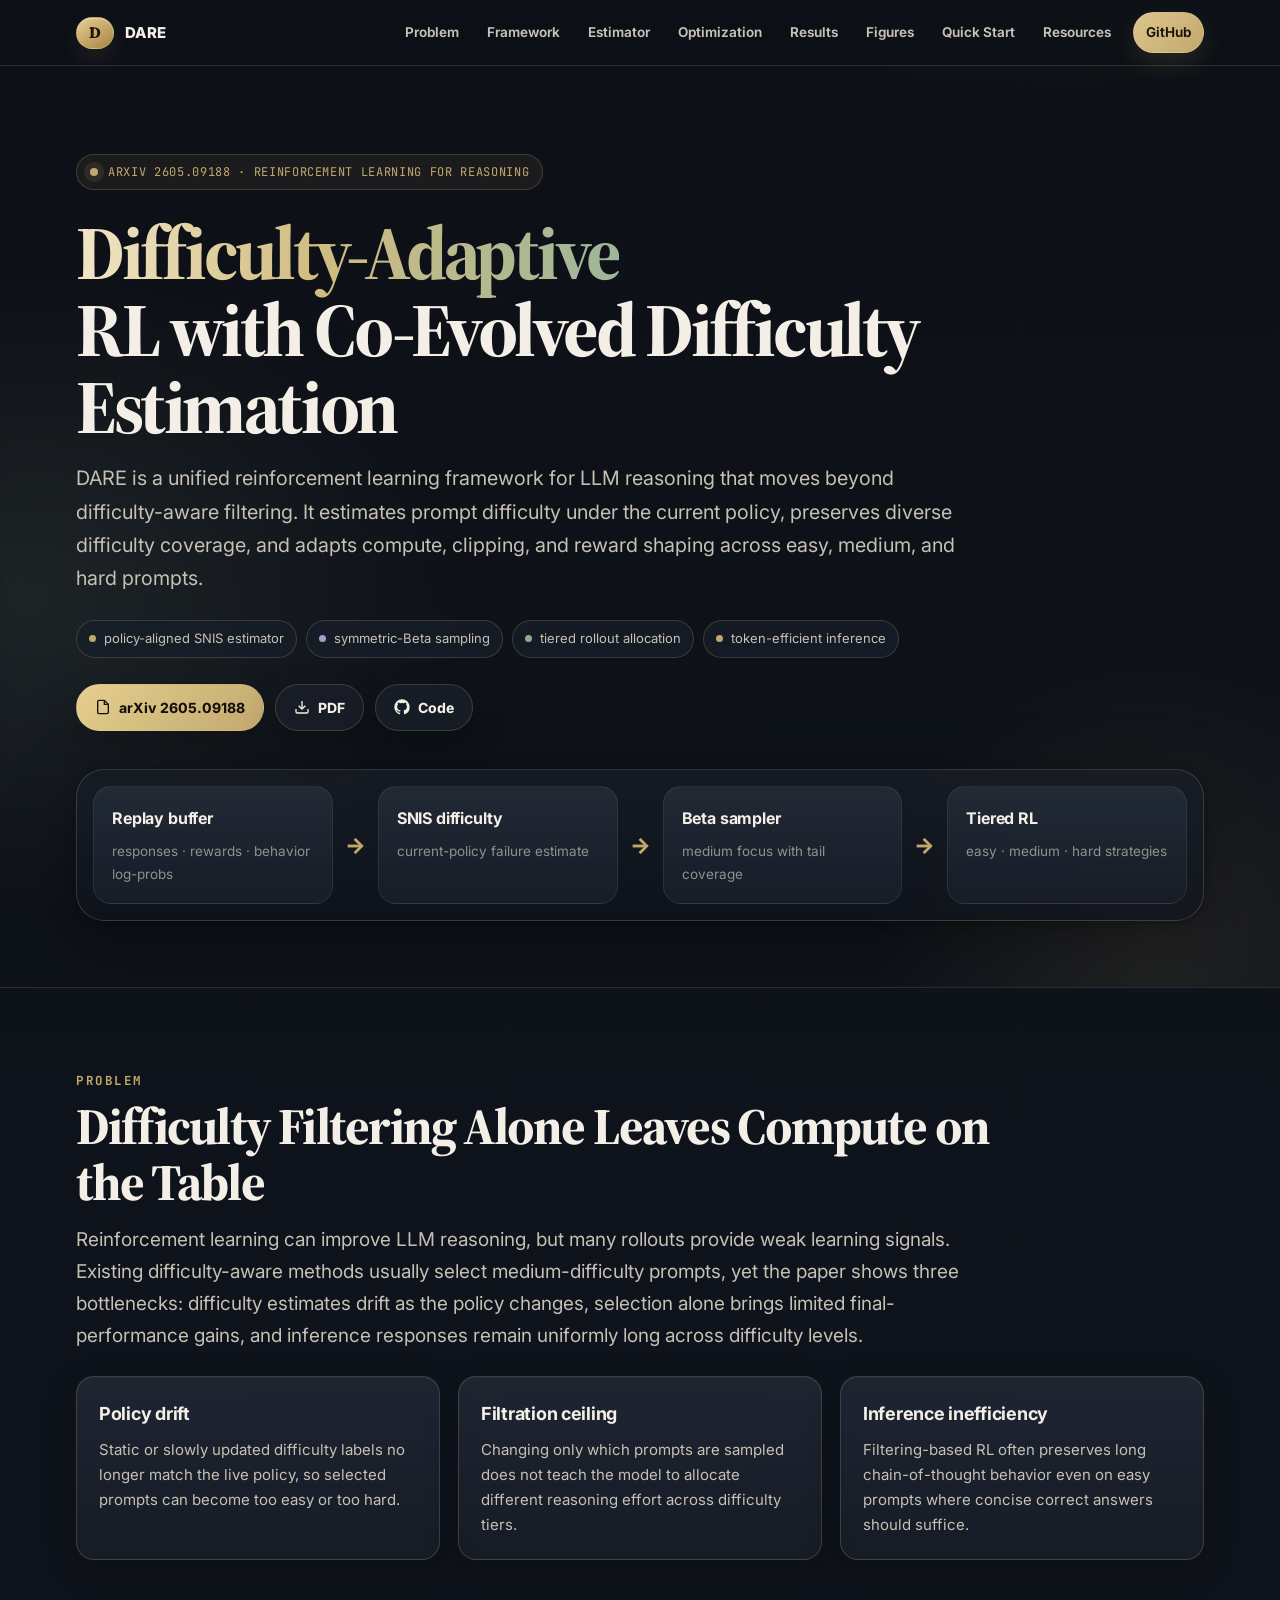
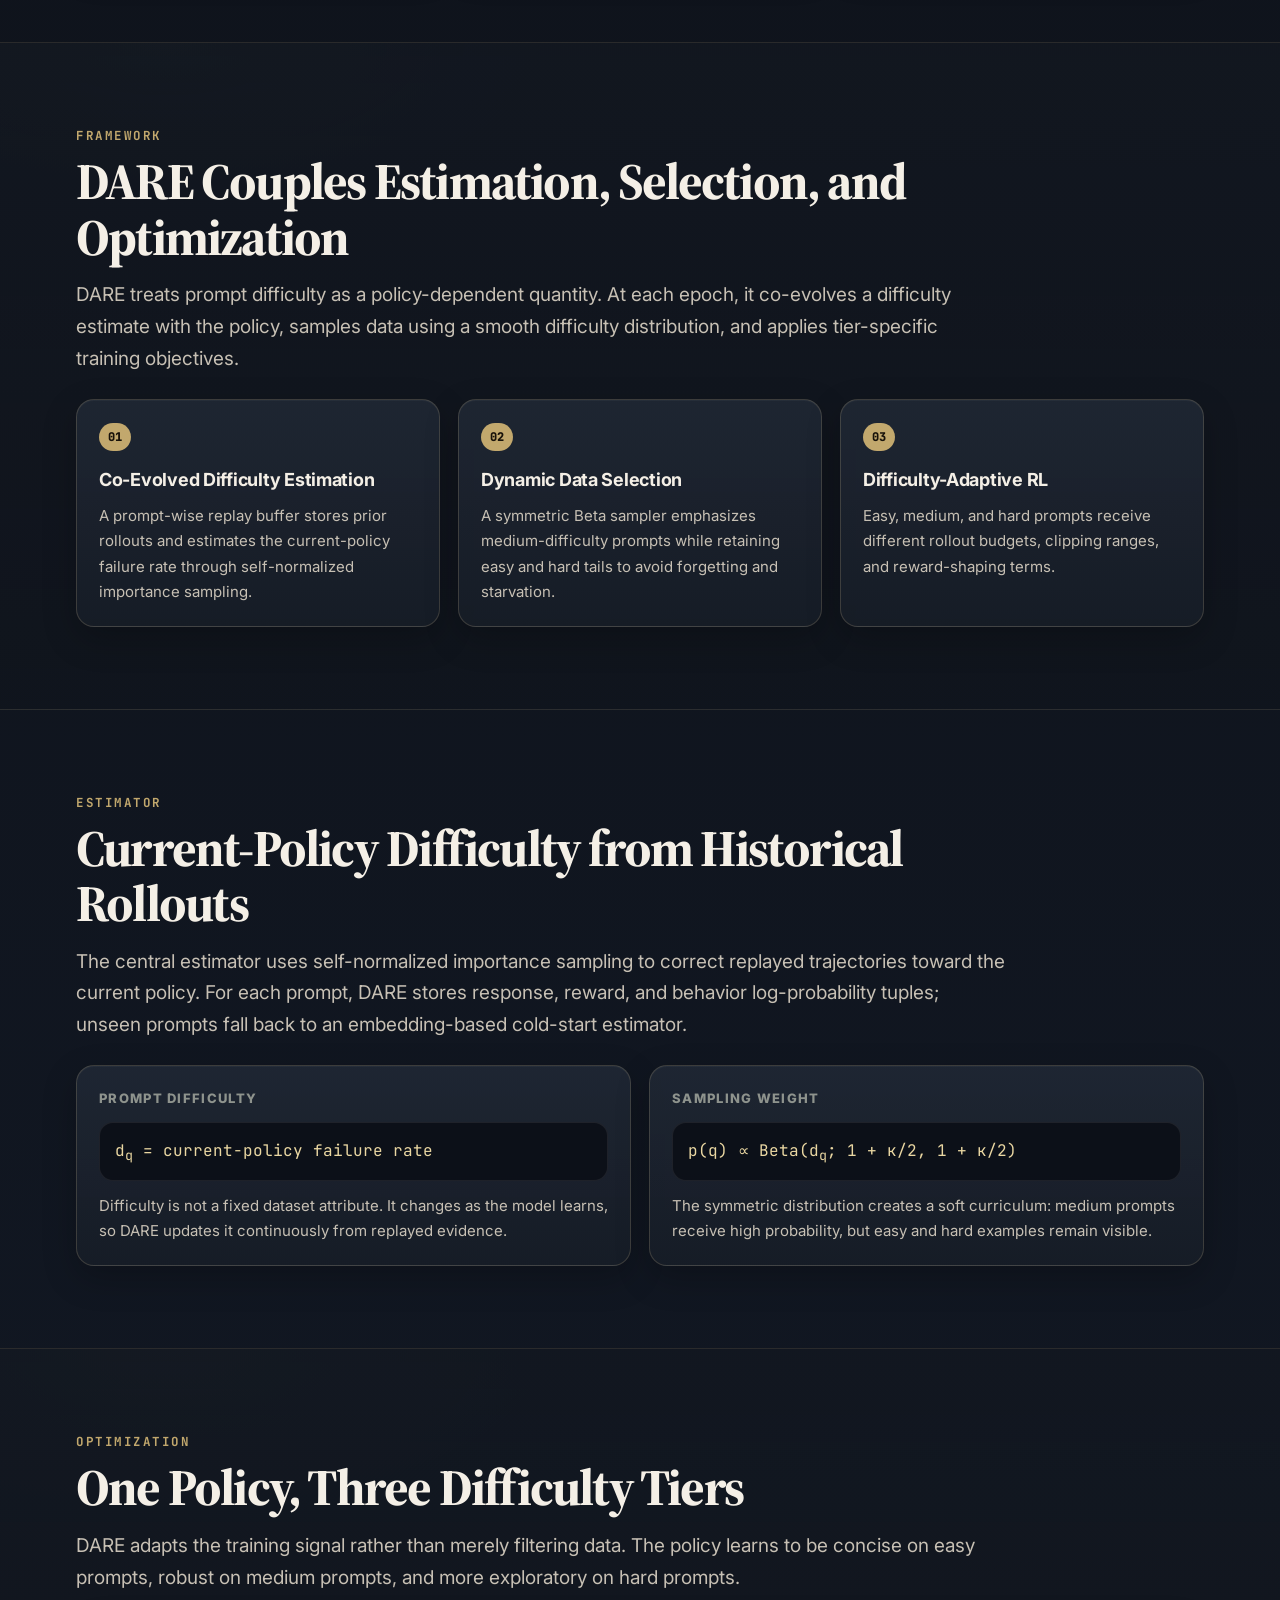
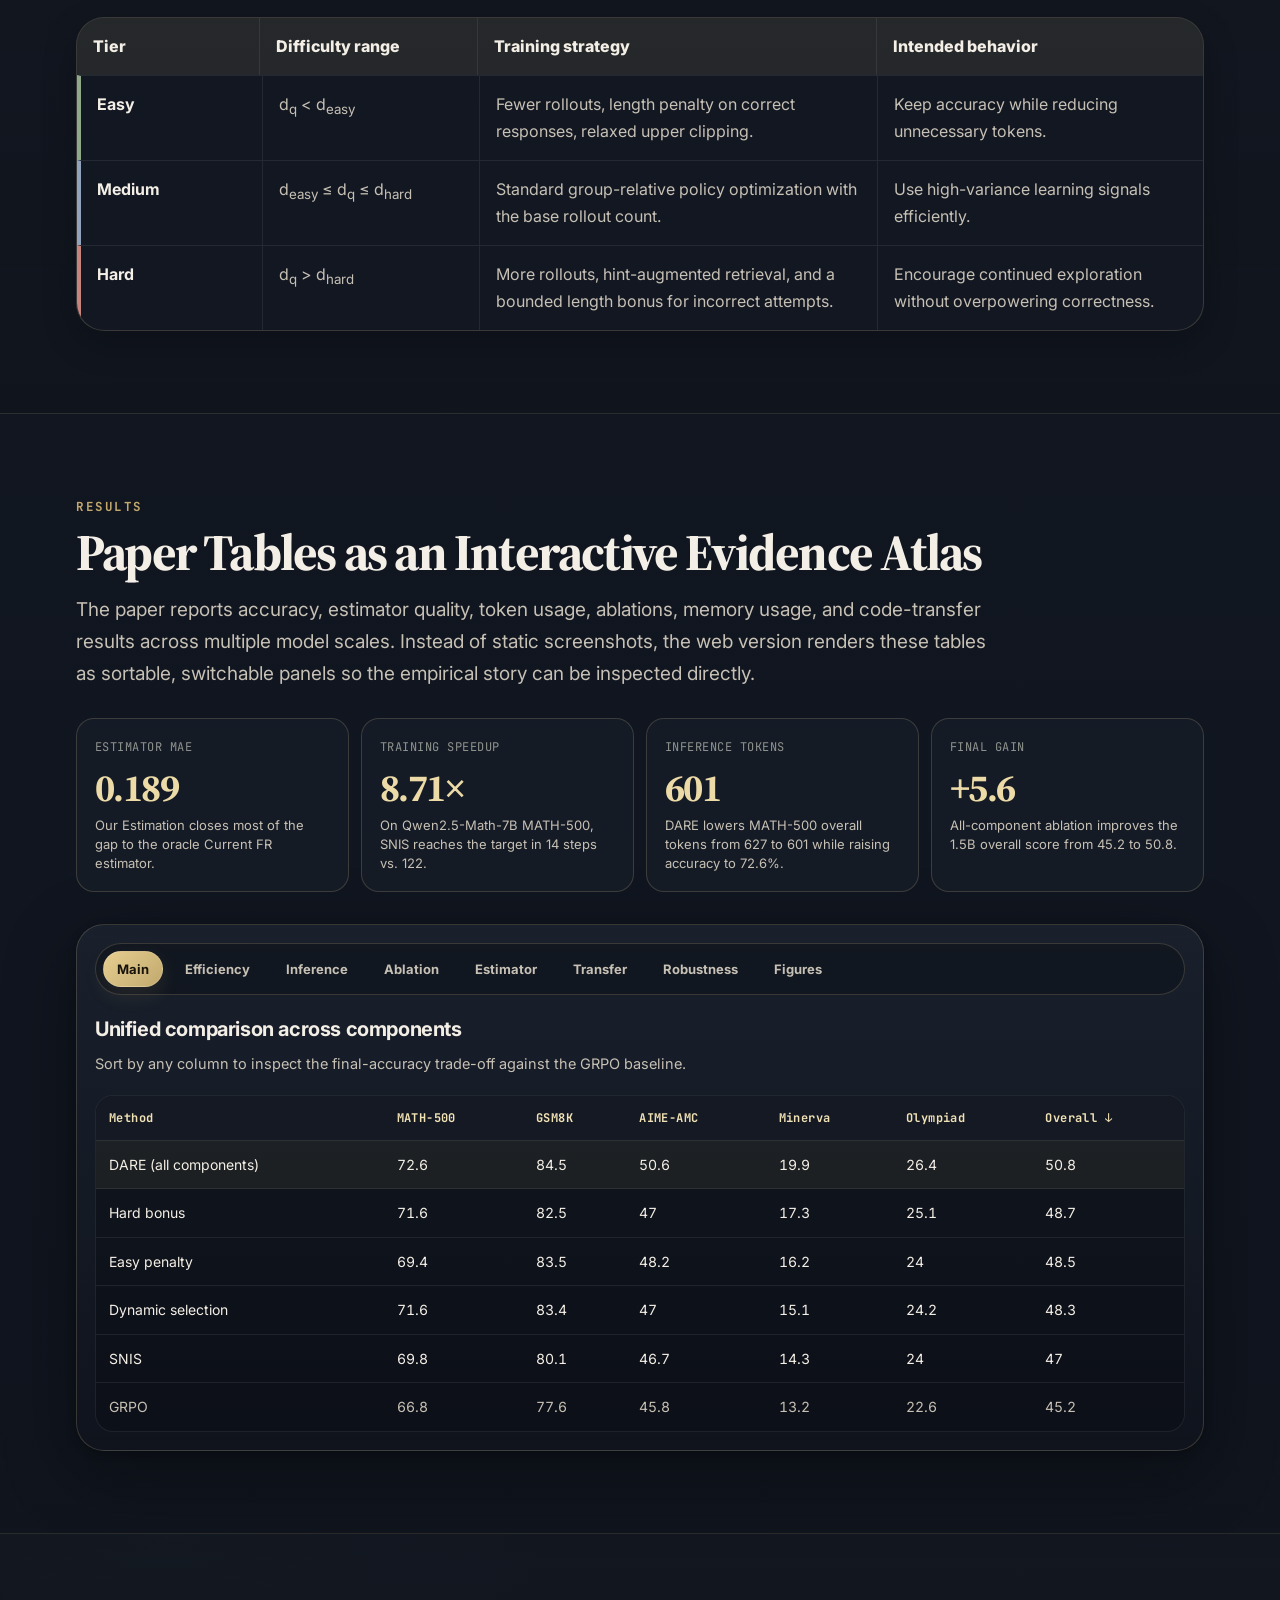
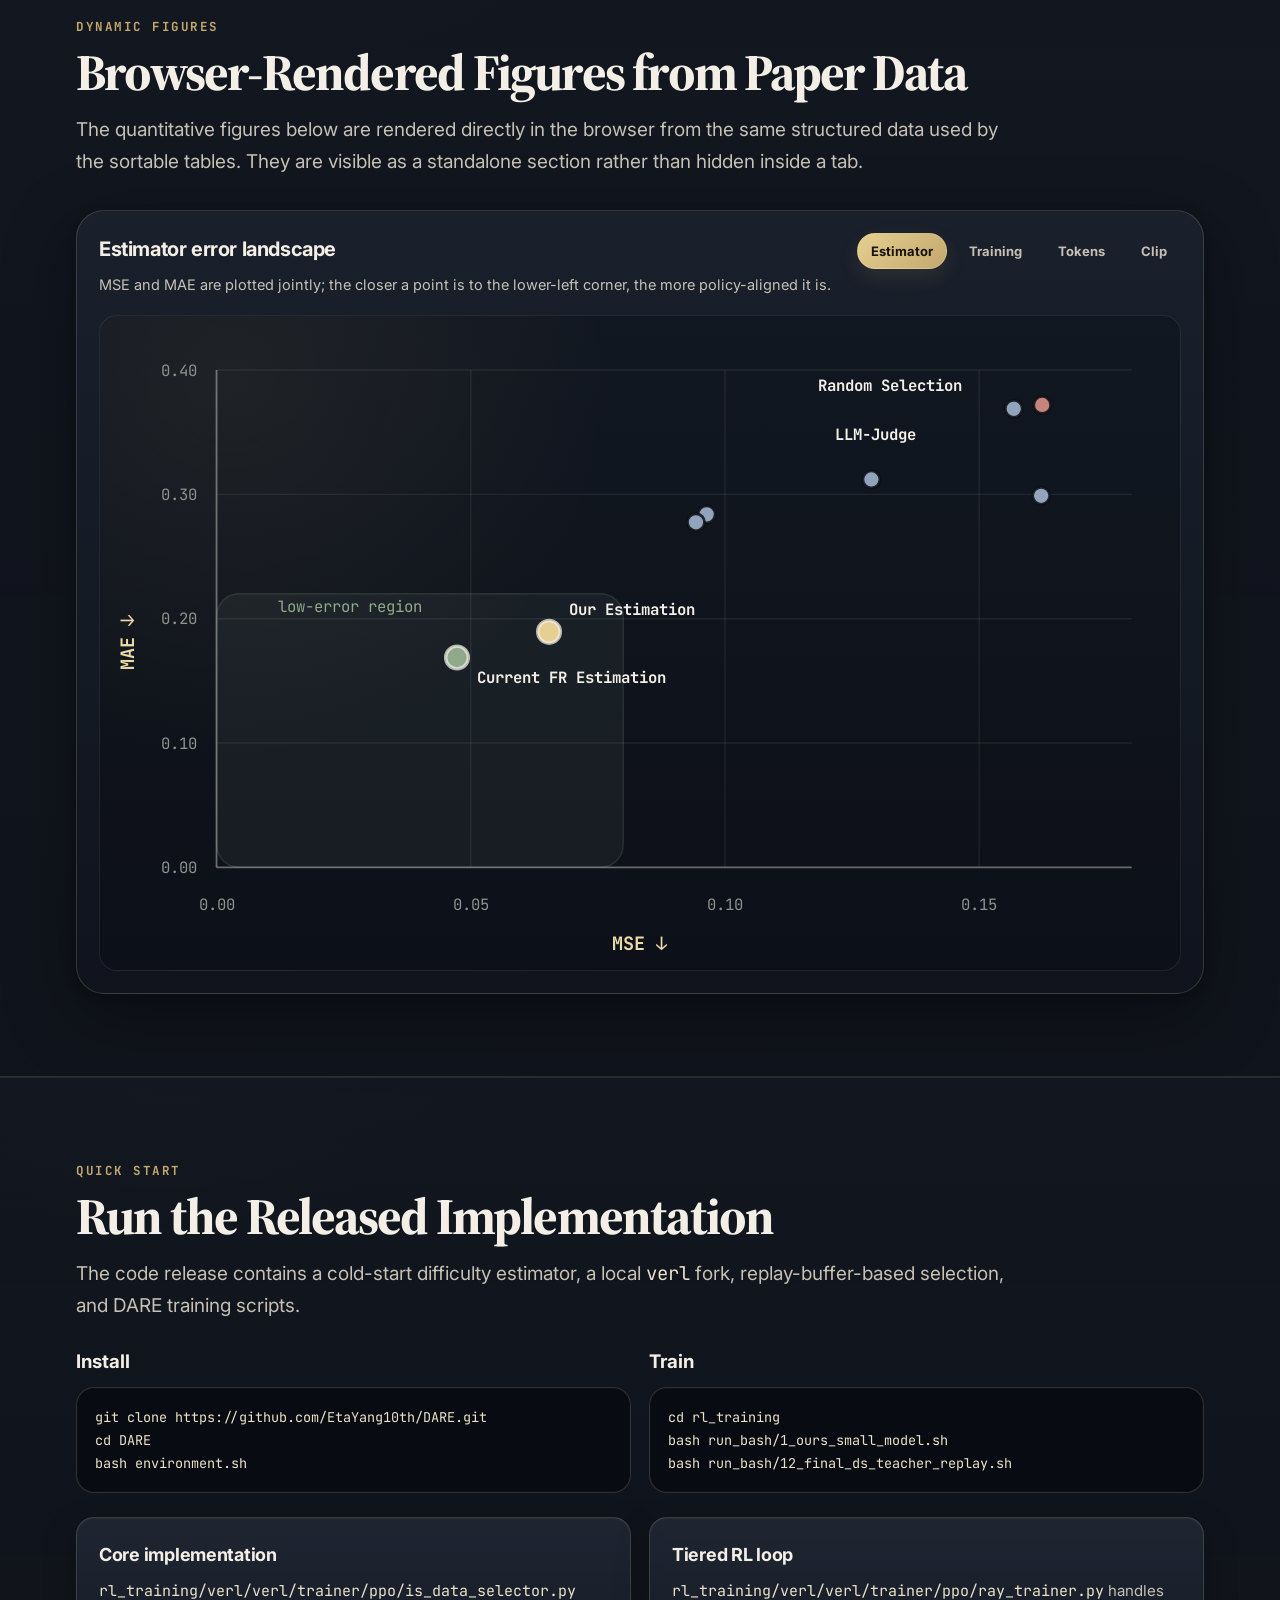
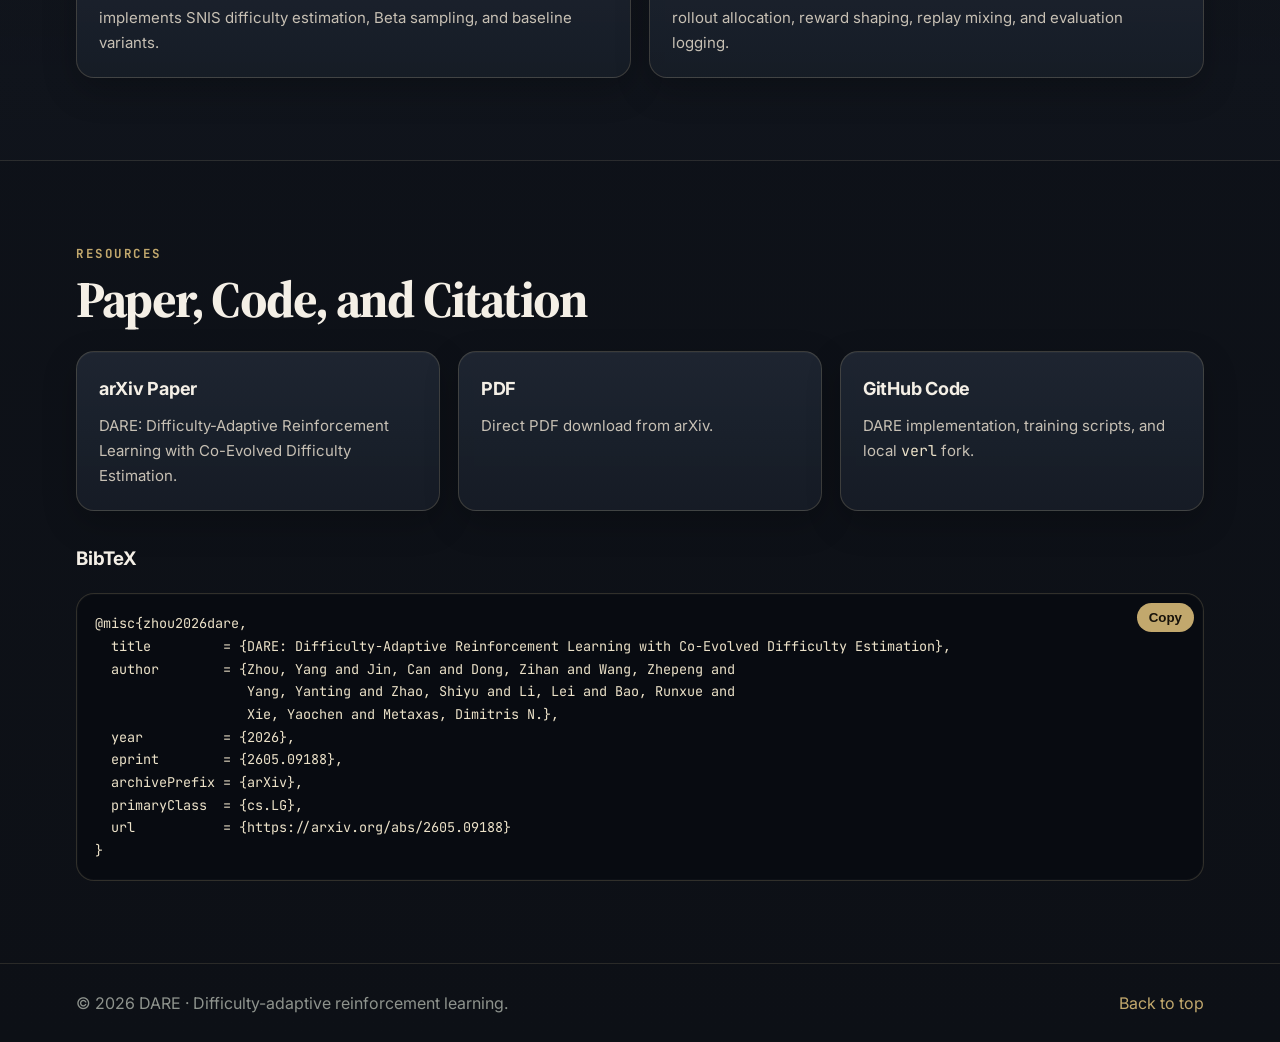
<file: index.html>
<!doctype html>
<html lang="en">
<head>
  <meta charset="utf-8" />
  <meta name="viewport" content="width=device-width, initial-scale=1" />
  <title>DARE — Difficulty-Adaptive Reinforcement Learning with Co-Evolved Difficulty Estimation</title>
  <meta name="description" content="DARE is a difficulty-adaptive reinforcement learning framework for LLM reasoning. It co-evolves difficulty estimation with the policy, samples prompts through a symmetric Beta distribution, and applies difficulty-specific optimization strategies." />
  <link rel="preconnect" href="https://fonts.googleapis.com" />
  <link rel="preconnect" href="https://fonts.gstatic.com" crossorigin />
  <link rel="stylesheet" href="https://fonts.googleapis.com/css2?family=Inter:wght@400;500;600;700;800&family=Source+Serif+4:opsz,wght@8..60,500;8..60,650;8..60,750&family=JetBrains+Mono:wght@400;500;600;700&display=swap" />
  <link rel="stylesheet" href="assets/css/style.css" />
</head>
<body>

<nav class="site-nav">
  <div class="wrap">
    <a class="brand" href="#top">
      <span class="brand-logo">D</span>
      <span class="brand-name">DARE</span>
    </a>
    <button class="nav-toggle" aria-label="toggle nav">
      <svg width="18" height="18" viewBox="0 0 24 24" fill="none" stroke="currentColor" stroke-width="2"><path d="M3 6h18M3 12h18M3 18h18"/></svg>
    </button>
    <div class="nav-links">
      <a href="#problem">Problem</a>
      <a href="#framework">Framework</a>
      <a href="#estimation">Estimator</a>
      <a href="#optimization">Optimization</a>
      <a href="#results">Results</a>
      <a href="#dynamic-figures">Figures</a>
      <a href="#quickstart">Quick Start</a>
      <a href="#resources">Resources</a>
      <a class="nav-cta" href="https://github.com/EtaYang10th/DARE" target="_blank" rel="noopener">GitHub</a>
    </div>
  </div>
</nav>

<header id="top" class="hero">
  <div class="container">
    <div class="hero-eyebrow"><span></span> arXiv 2605.09188 · Reinforcement Learning for Reasoning</div>
    <h1>
      <span>Difficulty-Adaptive</span><br/>
      RL with Co-Evolved Difficulty Estimation
    </h1>
    <p class="tagline">
      DARE is a unified reinforcement learning framework for LLM reasoning that moves beyond difficulty-aware filtering.
      It estimates prompt difficulty under the current policy, preserves diverse difficulty coverage, and adapts compute,
      clipping, and reward shaping across easy, medium, and hard prompts.
    </p>

    <div class="hero-chips">
      <span class="chip">policy-aligned SNIS estimator</span>
      <span class="chip mag">symmetric-Beta sampling</span>
      <span class="chip lime">tiered rollout allocation</span>
      <span class="chip amber">token-efficient inference</span>
    </div>

    <div class="ctas">
      <a class="btn primary" href="https://arxiv.org/abs/2605.09188" target="_blank" rel="noopener">
        <svg viewBox="0 0 24 24" fill="none" stroke="currentColor" stroke-width="2"><path d="M14 2H6a2 2 0 0 0-2 2v16a2 2 0 0 0 2 2h12a2 2 0 0 0 2-2V8z"/><polyline points="14 2 14 8 20 8"/></svg>
        arXiv 2605.09188
      </a>
      <a class="btn" href="https://arxiv.org/pdf/2605.09188" target="_blank" rel="noopener">
        <svg viewBox="0 0 24 24" fill="none" stroke="currentColor" stroke-width="2"><path d="M21 15v4a2 2 0 0 1-2 2H5a2 2 0 0 1-2-2v-4"/><polyline points="7 10 12 15 17 10"/><line x1="12" y1="15" x2="12" y2="3"/></svg>
        PDF
      </a>
      <a class="btn" href="https://github.com/EtaYang10th/DARE" target="_blank" rel="noopener">
        <svg viewBox="0 0 24 24" fill="currentColor"><path d="M12 .5A11.5 11.5 0 0 0 .5 12c0 5.08 3.29 9.39 7.86 10.92.58.11.79-.25.79-.56v-2c-3.2.69-3.87-1.54-3.87-1.54-.53-1.35-1.3-1.71-1.3-1.71-1.06-.72.08-.71.08-.71 1.17.08 1.78 1.2 1.78 1.2 1.04 1.78 2.73 1.27 3.4.97.1-.75.41-1.27.74-1.56-2.55-.29-5.24-1.28-5.24-5.68 0-1.26.45-2.28 1.18-3.08-.12-.29-.51-1.46.11-3.04 0 0 .96-.31 3.16 1.17a10.98 10.98 0 0 1 5.76 0c2.2-1.48 3.16-1.17 3.16-1.17.62 1.58.23 2.75.11 3.04.73.8 1.18 1.82 1.18 3.08 0 4.41-2.69 5.39-5.25 5.67.42.36.8 1.08.8 2.18v3.23c0 .31.21.68.8.56A11.5 11.5 0 0 0 23.5 12 11.5 11.5 0 0 0 12 .5z"/></svg>
        Code
      </a>
    </div>

    <div class="pipeline-card" aria-label="DARE overview pipeline">
      <div class="pipe-node">
        <b>Replay buffer</b>
        <span>responses · rewards · behavior log-probs</span>
      </div>
      <div class="pipe-arrow">→</div>
      <div class="pipe-node">
        <b>SNIS difficulty</b>
        <span>current-policy failure estimate</span>
      </div>
      <div class="pipe-arrow">→</div>
      <div class="pipe-node">
        <b>Beta sampler</b>
        <span>medium focus with tail coverage</span>
      </div>
      <div class="pipe-arrow">→</div>
      <div class="pipe-node">
        <b>Tiered RL</b>
        <span>easy · medium · hard strategies</span>
      </div>
    </div>
  </div>
</header>

<section id="problem" class="section">
  <div class="container">
    <div class="section-eyebrow">Problem</div>
    <h2>Difficulty Filtering Alone Leaves Compute on the Table</h2>
    <p class="lead">
      Reinforcement learning can improve LLM reasoning, but many rollouts provide weak learning signals. Existing
      difficulty-aware methods usually select medium-difficulty prompts, yet the paper shows three bottlenecks:
      difficulty estimates drift as the policy changes, selection alone brings limited final-performance gains, and
      inference responses remain uniformly long across difficulty levels.
    </p>

    <div class="grid cols-3 mt-24">
      <div class="card">
        <h3>Policy drift</h3>
        <p>Static or slowly updated difficulty labels no longer match the live policy, so selected prompts can become too easy or too hard.</p>
      </div>
      <div class="card">
        <h3>Filtration ceiling</h3>
        <p>Changing only which prompts are sampled does not teach the model to allocate different reasoning effort across difficulty tiers.</p>
      </div>
      <div class="card">
        <h3>Inference inefficiency</h3>
        <p>Filtering-based RL often preserves long chain-of-thought behavior even on easy prompts where concise correct answers should suffice.</p>
      </div>
    </div>
  </div>
</section>

<section id="framework" class="section alt">
  <div class="container">
    <div class="section-eyebrow">Framework</div>
    <h2>DARE Couples Estimation, Selection, and Optimization</h2>
    <p class="lead">
      DARE treats prompt difficulty as a policy-dependent quantity. At each epoch, it co-evolves a difficulty estimate
      with the policy, samples data using a smooth difficulty distribution, and applies tier-specific training objectives.
    </p>

    <div class="grid cols-3 mt-24">
      <div class="card numbered">
        <span>01</span>
        <h3>Co-Evolved Difficulty Estimation</h3>
        <p>A prompt-wise replay buffer stores prior rollouts and estimates the current-policy failure rate through self-normalized importance sampling.</p>
      </div>
      <div class="card numbered">
        <span>02</span>
        <h3>Dynamic Data Selection</h3>
        <p>A symmetric Beta sampler emphasizes medium-difficulty prompts while retaining easy and hard tails to avoid forgetting and starvation.</p>
      </div>
      <div class="card numbered">
        <span>03</span>
        <h3>Difficulty-Adaptive RL</h3>
        <p>Easy, medium, and hard prompts receive different rollout budgets, clipping ranges, and reward-shaping terms.</p>
      </div>
    </div>
  </div>
</section>

<section id="estimation" class="section">
  <div class="container">
    <div class="section-eyebrow">Estimator</div>
    <h2>Current-Policy Difficulty from Historical Rollouts</h2>
    <p class="lead">
      The central estimator uses self-normalized importance sampling to correct replayed trajectories toward the current policy.
      For each prompt, DARE stores response, reward, and behavior log-probability tuples; unseen prompts fall back to an embedding-based cold-start estimator.
    </p>

    <div class="estimator-grid mt-24">
      <div class="formula-card">
        <div class="formula-title">Prompt difficulty</div>
        <div class="formula">d<sub>q</sub> = current-policy failure rate</div>
        <p>
          Difficulty is not a fixed dataset attribute. It changes as the model learns, so DARE updates it continuously from replayed evidence.
        </p>
      </div>
      <div class="formula-card">
        <div class="formula-title">Sampling weight</div>
        <div class="formula">p(q) ∝ Beta(d<sub>q</sub>; 1 + κ/2, 1 + κ/2)</div>
        <p>
          The symmetric distribution creates a soft curriculum: medium prompts receive high probability, but easy and hard examples remain visible.
        </p>
      </div>
    </div>
  </div>
</section>

<section id="optimization" class="section alt">
  <div class="container">
    <div class="section-eyebrow">Optimization</div>
    <h2>One Policy, Three Difficulty Tiers</h2>
    <p class="lead">
      DARE adapts the training signal rather than merely filtering data. The policy learns to be concise on easy prompts, robust on medium prompts,
      and more exploratory on hard prompts.
    </p>

    <div class="tier-table mt-24">
      <div class="tier-row header">
        <div>Tier</div>
        <div>Difficulty range</div>
        <div>Training strategy</div>
        <div>Intended behavior</div>
      </div>
      <div class="tier-row easy">
        <div><b>Easy</b></div>
        <div>d<sub>q</sub> &lt; d<sub>easy</sub></div>
        <div>Fewer rollouts, length penalty on correct responses, relaxed upper clipping.</div>
        <div>Keep accuracy while reducing unnecessary tokens.</div>
      </div>
      <div class="tier-row medium">
        <div><b>Medium</b></div>
        <div>d<sub>easy</sub> ≤ d<sub>q</sub> ≤ d<sub>hard</sub></div>
        <div>Standard group-relative policy optimization with the base rollout count.</div>
        <div>Use high-variance learning signals efficiently.</div>
      </div>
      <div class="tier-row hard">
        <div><b>Hard</b></div>
        <div>d<sub>q</sub> &gt; d<sub>hard</sub></div>
        <div>More rollouts, hint-augmented retrieval, and a bounded length bonus for incorrect attempts.</div>
        <div>Encourage continued exploration without overpowering correctness.</div>
      </div>
    </div>
  </div>
</section>

<section id="results" class="section">
  <div class="container">
    <div class="section-eyebrow">Results</div>
    <h2>Paper Tables as an Interactive Evidence Atlas</h2>
    <p class="lead">
      The paper reports accuracy, estimator quality, token usage, ablations, memory usage, and code-transfer results across multiple model scales.
      Instead of static screenshots, the web version renders these tables as sortable, switchable panels so the empirical story can be inspected directly.
    </p>

    <div id="result-summary" class="stat-strip" aria-label="DARE key empirical highlights"></div>
    <div id="results-atlas" class="mt-32" aria-live="polite"></div>
  </div>
</section>

<section id="dynamic-figures" class="section alt">
  <div class="container">
    <div class="section-eyebrow">Dynamic Figures</div>
    <h2>Browser-Rendered Figures from Paper Data</h2>
    <p class="lead">
      The quantitative figures below are rendered directly in the browser from the same structured data used by the sortable tables.
      They are visible as a standalone section rather than hidden inside a tab.
    </p>

    <div class="figures-shell mt-32">
      <div class="panel-head">
        <div>
          <h3 id="standalone-figure-title">Estimator error landscape</h3>
          <p id="standalone-figure-caption">MSE and MAE are plotted jointly so the gap to oracle and DARE are visible.</p>
        </div>
        <div class="metric-switch" aria-label="Standalone dynamic figure selector">
          <button class="active" data-standalone-figure="estimator">Estimator</button>
          <button data-standalone-figure="training">Training</button>
          <button data-standalone-figure="tokens">Tokens</button>
          <button data-standalone-figure="clip">Clip</button>
        </div>
      </div>
      <div id="standalone-dynamic-figure" class="dynamic-figure mt-16"></div>
    </div>
  </div>
</section>

<section id="quickstart" class="section alt">
  <div class="container">
    <div class="section-eyebrow">Quick Start</div>
    <h2>Run the Released Implementation</h2>
    <p class="lead">
      The code release contains a cold-start difficulty estimator, a local <code>verl</code> fork, replay-buffer-based selection, and DARE training scripts.
    </p>

    <div class="code-grid mt-24">
      <div>
        <h3>Install</h3>
<pre class="code"><code>git clone https://github.com/EtaYang10th/DARE.git
cd DARE
bash environment.sh</code></pre>
      </div>
      <div>
        <h3>Train</h3>
<pre class="code"><code>cd rl_training
bash run_bash/1_ours_small_model.sh
bash run_bash/12_final_ds_teacher_replay.sh</code></pre>
      </div>
    </div>

    <div class="grid cols-2 mt-24">
      <div class="card">
        <h3>Core implementation</h3>
        <p><code>rl_training/verl/verl/trainer/ppo/is_data_selector.py</code> implements SNIS difficulty estimation, Beta sampling, and baseline variants.</p>
      </div>
      <div class="card">
        <h3>Tiered RL loop</h3>
        <p><code>rl_training/verl/verl/trainer/ppo/ray_trainer.py</code> handles rollout allocation, reward shaping, replay mixing, and evaluation logging.</p>
      </div>
    </div>
  </div>
</section>

<section id="resources" class="section">
  <div class="container">
    <div class="section-eyebrow">Resources</div>
    <h2>Paper, Code, and Citation</h2>

    <div class="grid cols-3 mt-24">
      <a class="card link-card" href="https://arxiv.org/abs/2605.09188" target="_blank" rel="noopener">
        <h3>arXiv Paper</h3>
        <p>DARE: Difficulty-Adaptive Reinforcement Learning with Co-Evolved Difficulty Estimation.</p>
      </a>
      <a class="card link-card" href="https://arxiv.org/pdf/2605.09188" target="_blank" rel="noopener">
        <h3>PDF</h3>
        <p>Direct PDF download from arXiv.</p>
      </a>
      <a class="card link-card" href="https://github.com/EtaYang10th/DARE" target="_blank" rel="noopener">
        <h3>GitHub Code</h3>
        <p>DARE implementation, training scripts, and local <code>verl</code> fork.</p>
      </a>
    </div>

    <h3 class="mt-32">BibTeX</h3>
    <div class="bibtex-wrap">
      <button class="copy-btn" data-copy="#bibtex-box">Copy</button>
<pre class="code" id="bibtex-box"><code>@misc{zhou2026dare,
  title         = {DARE: Difficulty-Adaptive Reinforcement Learning with Co-Evolved Difficulty Estimation},
  author        = {Zhou, Yang and Jin, Can and Dong, Zihan and Wang, Zhepeng and
                   Yang, Yanting and Zhao, Shiyu and Li, Lei and Bao, Runxue and
                   Xie, Yaochen and Metaxas, Dimitris N.},
  year          = {2026},
  eprint        = {2605.09188},
  archivePrefix = {arXiv},
  primaryClass  = {cs.LG},
  url           = {https://arxiv.org/abs/2605.09188}
}</code></pre>
    </div>
  </div>
</section>

<footer class="site-footer">
  <div class="container wrap">
    <div>© 2026 DARE · Difficulty-adaptive reinforcement learning.</div>
    <a href="#top">Back to top</a>
  </div>
</footer>

<script src="assets/js/main.js"></script>
</body>
</html>
</file>
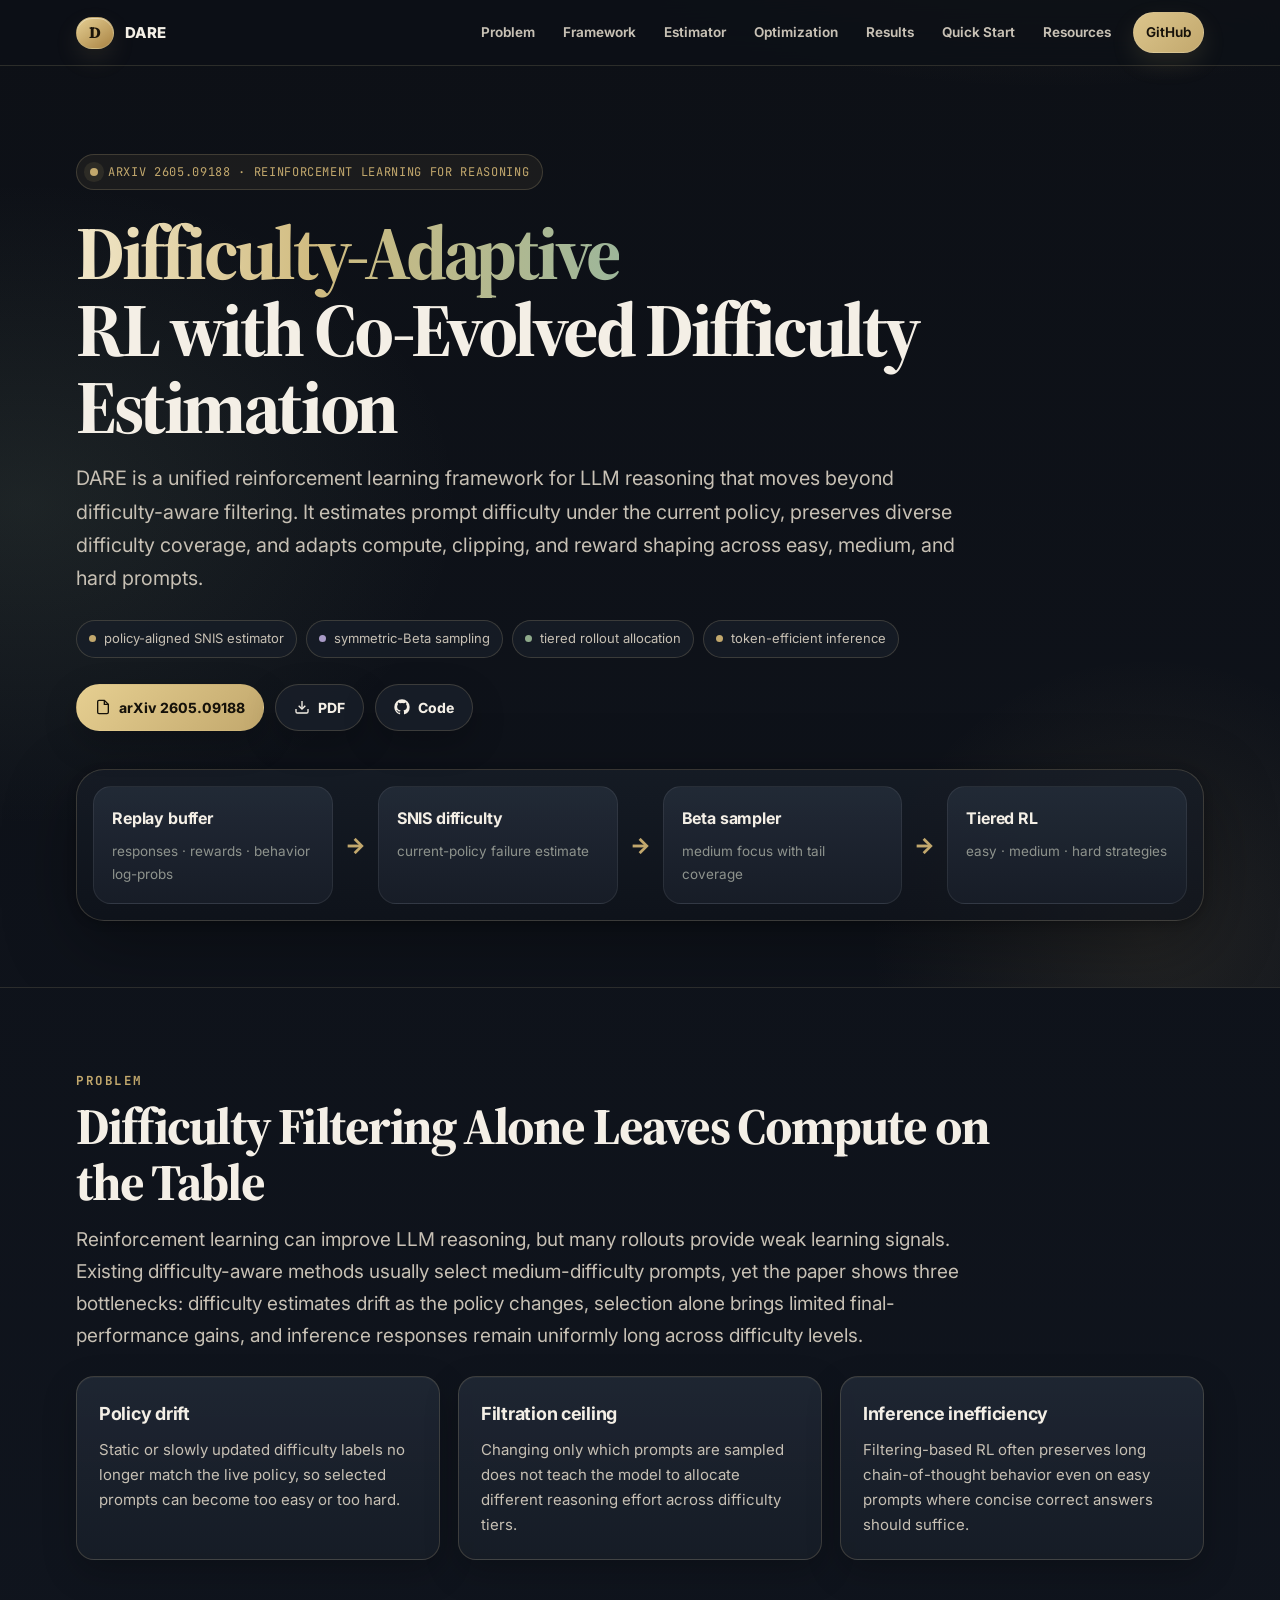
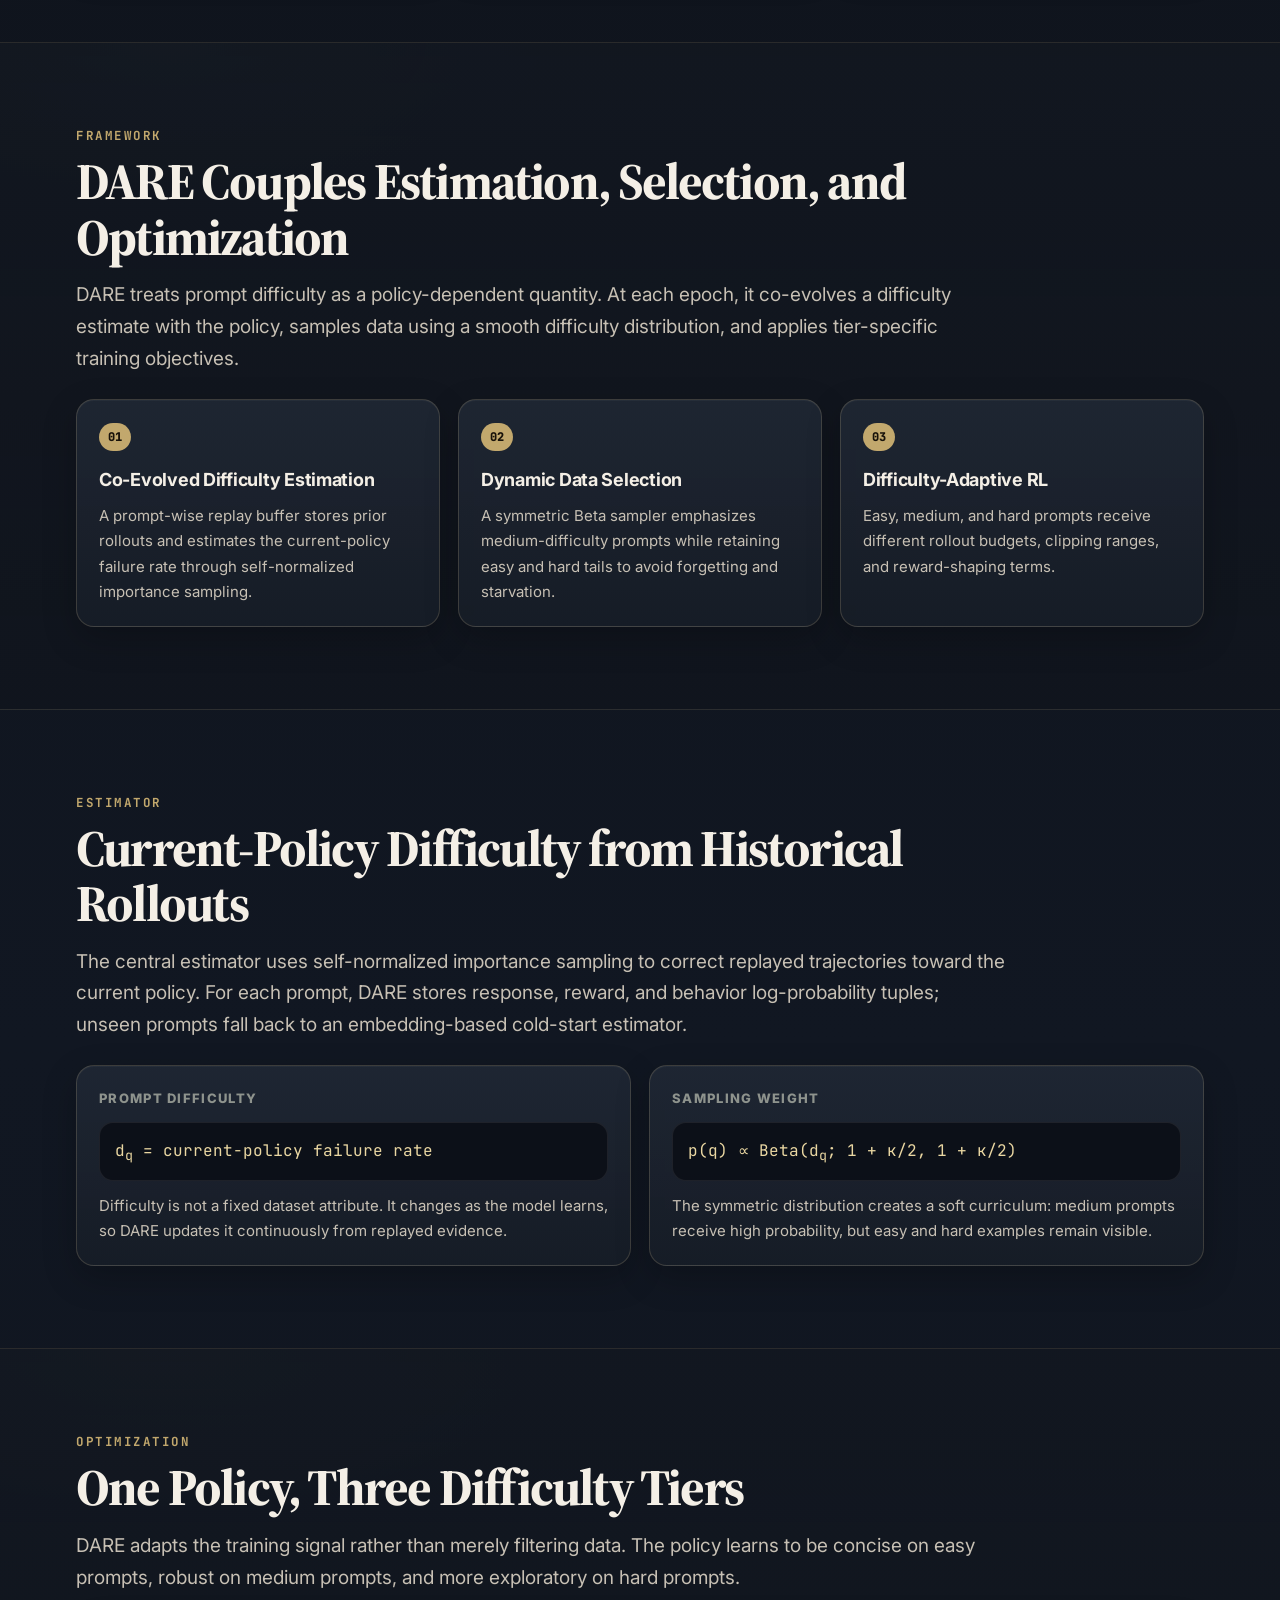
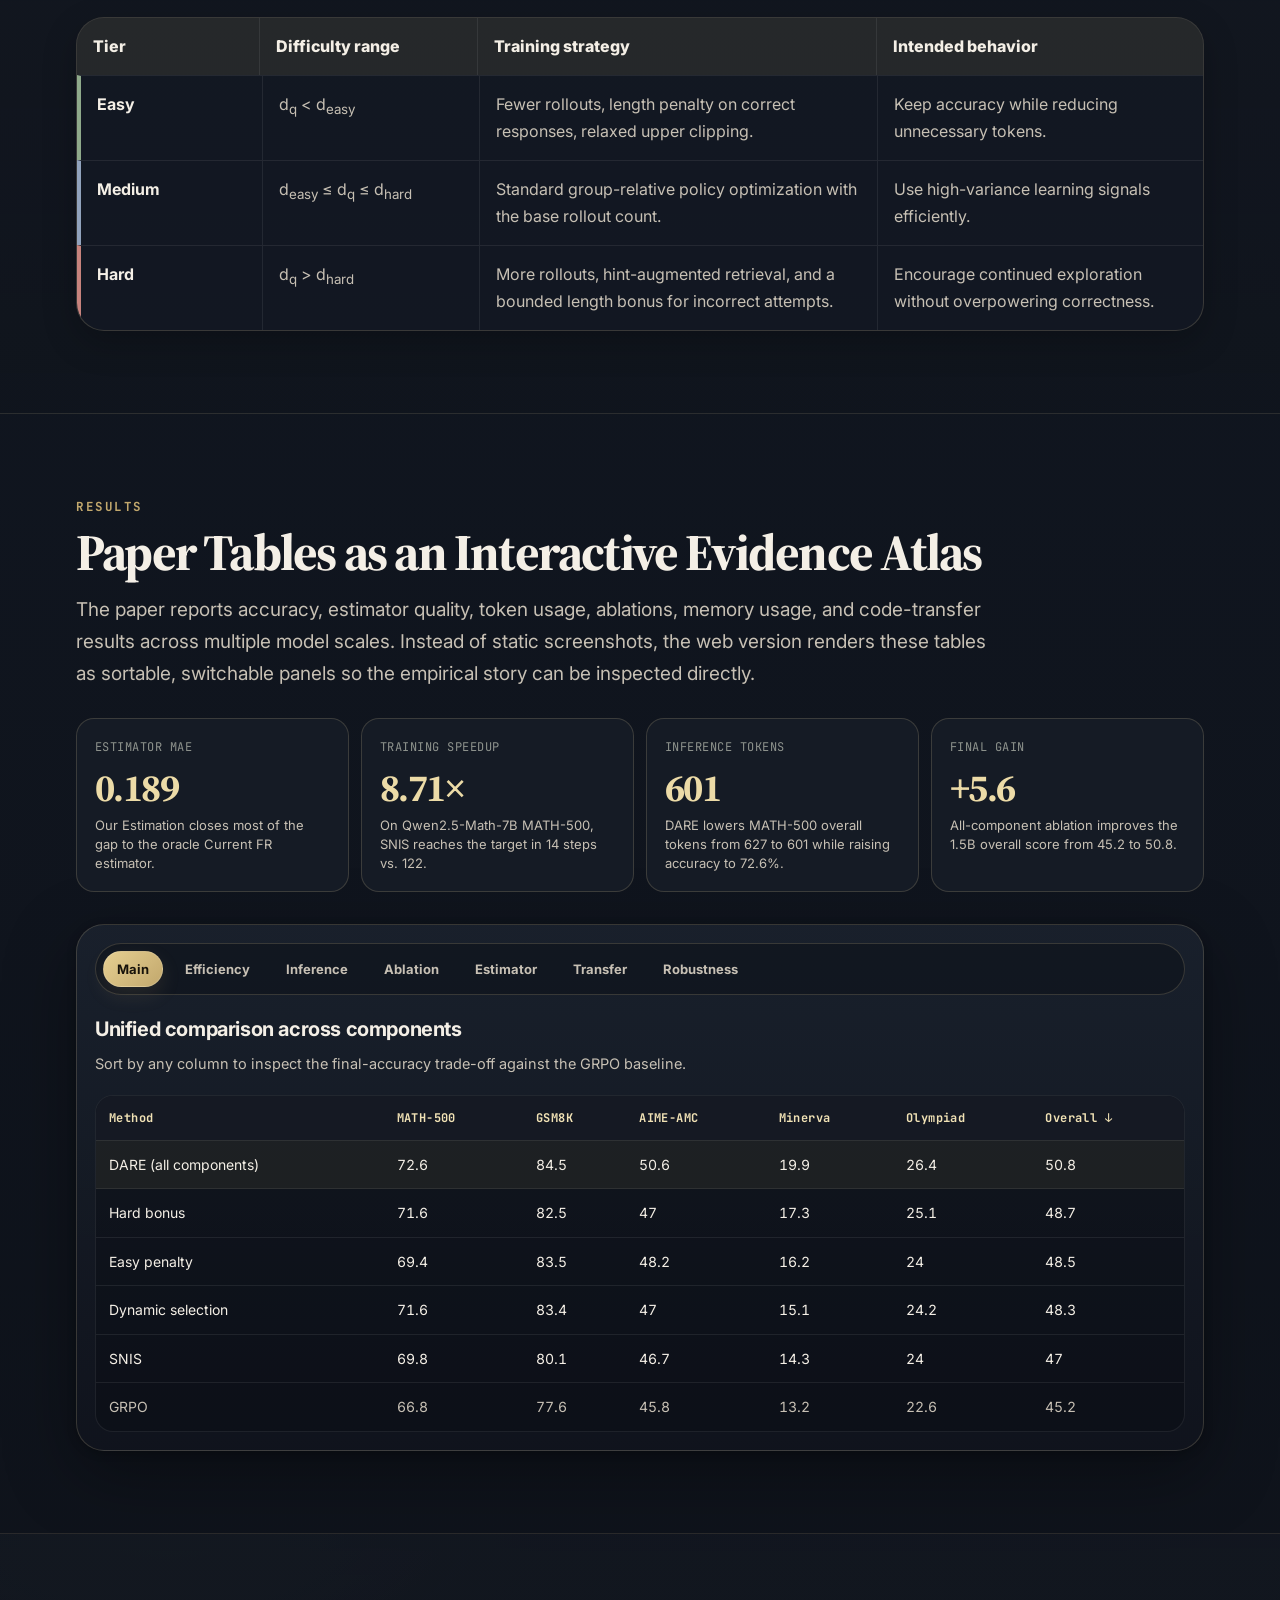
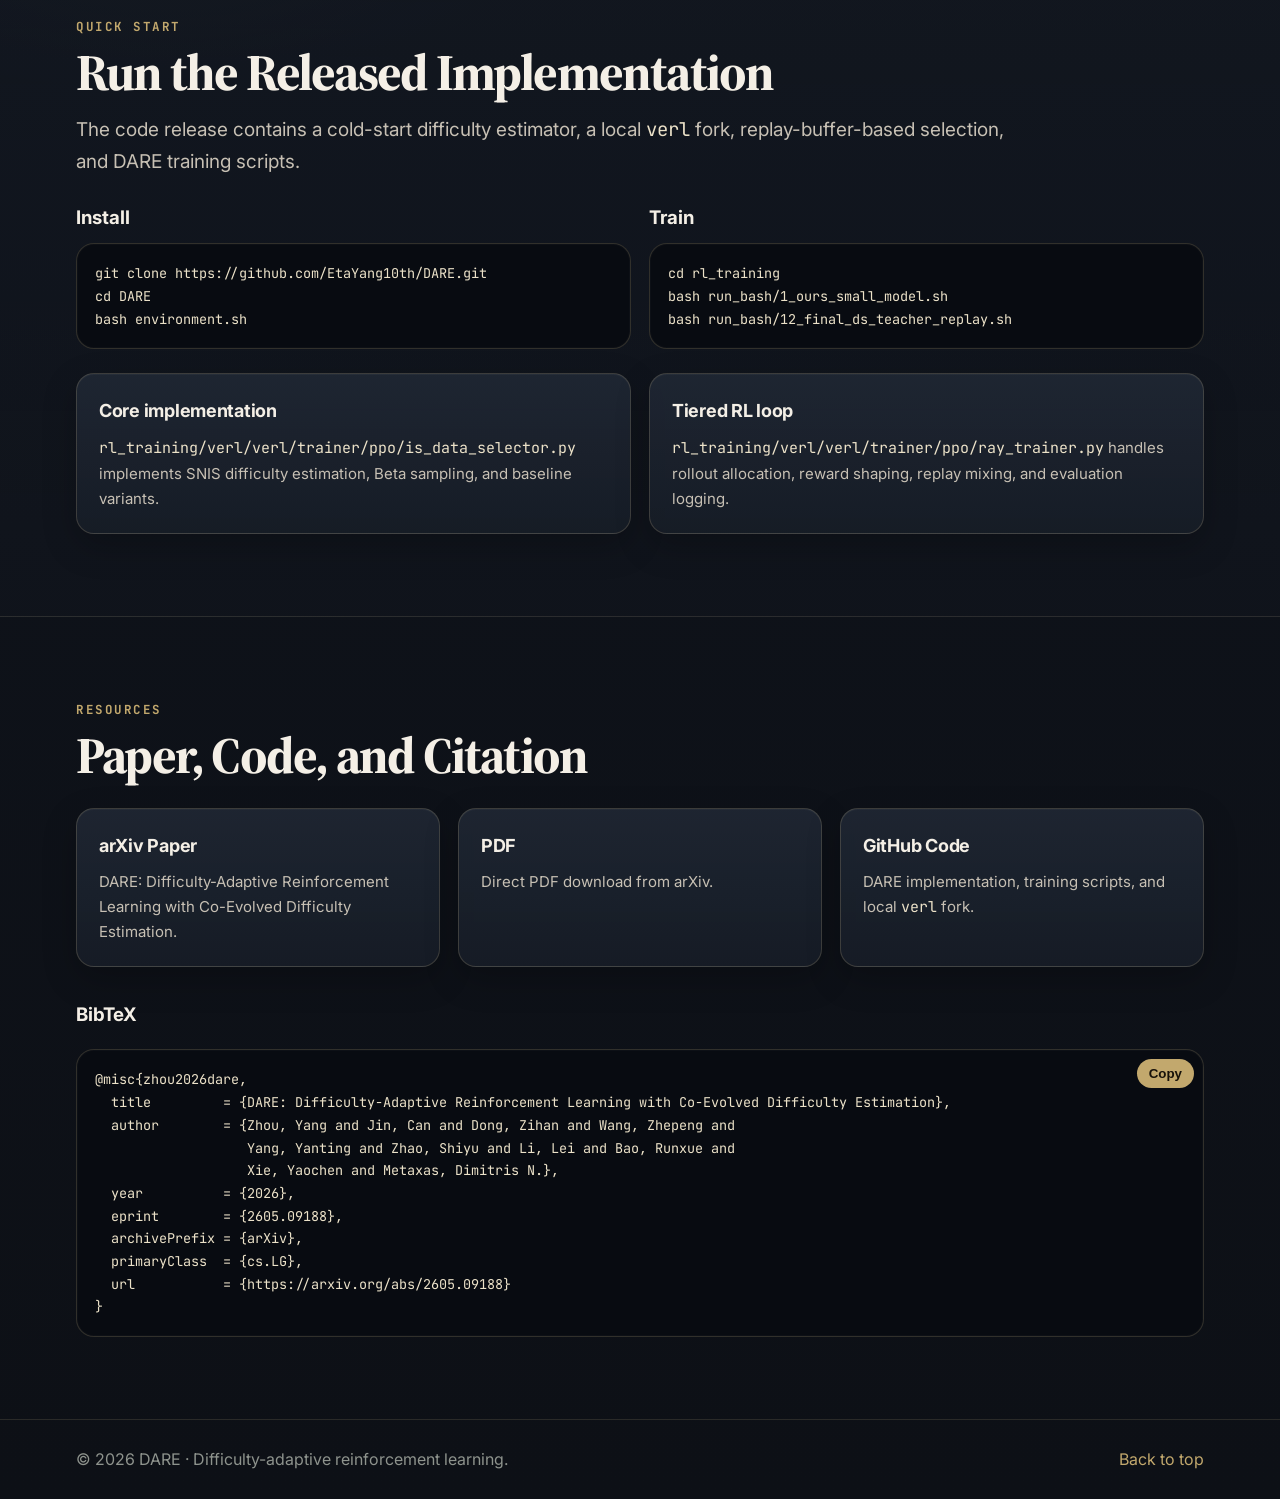
<file: blog/index.html>
<!doctype html>
<html lang="en">
<head>
  <meta charset="utf-8" />
  <meta name="viewport" content="width=device-width, initial-scale=1" />
  <title>DARE — Difficulty-Adaptive Reinforcement Learning with Co-Evolved Difficulty Estimation</title>
  <meta name="description" content="DARE is a difficulty-adaptive reinforcement learning framework for LLM reasoning. It co-evolves difficulty estimation with the policy, samples prompts through a symmetric Beta distribution, and applies difficulty-specific optimization strategies." />
  <link rel="preconnect" href="https://fonts.googleapis.com" />
  <link rel="preconnect" href="https://fonts.gstatic.com" crossorigin />
  <link rel="stylesheet" href="https://fonts.googleapis.com/css2?family=Inter:wght@400;500;600;700;800&family=Source+Serif+4:opsz,wght@8..60,500;8..60,650;8..60,750&family=JetBrains+Mono:wght@400;500;600;700&display=swap" />
  <link rel="stylesheet" href="assets/css/style.css" />
</head>
<body>

<nav class="site-nav">
  <div class="wrap">
    <a class="brand" href="#top">
      <span class="brand-logo">D</span>
      <span class="brand-name">DARE</span>
    </a>
    <button class="nav-toggle" aria-label="toggle nav">
      <svg width="18" height="18" viewBox="0 0 24 24" fill="none" stroke="currentColor" stroke-width="2"><path d="M3 6h18M3 12h18M3 18h18"/></svg>
    </button>
    <div class="nav-links">
      <a href="#problem">Problem</a>
      <a href="#framework">Framework</a>
      <a href="#estimation">Estimator</a>
      <a href="#optimization">Optimization</a>
      <a href="#results">Results</a>
      <a href="#quickstart">Quick Start</a>
      <a href="#resources">Resources</a>
      <a class="nav-cta" href="https://github.com/EtaYang10th/DARE" target="_blank" rel="noopener">GitHub</a>
    </div>
  </div>
</nav>

<header id="top" class="hero">
  <div class="container">
    <div class="hero-eyebrow"><span></span> arXiv 2605.09188 · Reinforcement Learning for Reasoning</div>
    <h1>
      <span>Difficulty-Adaptive</span><br/>
      RL with Co-Evolved Difficulty Estimation
    </h1>
    <p class="tagline">
      DARE is a unified reinforcement learning framework for LLM reasoning that moves beyond difficulty-aware filtering.
      It estimates prompt difficulty under the current policy, preserves diverse difficulty coverage, and adapts compute,
      clipping, and reward shaping across easy, medium, and hard prompts.
    </p>

    <div class="hero-chips">
      <span class="chip">policy-aligned SNIS estimator</span>
      <span class="chip mag">symmetric-Beta sampling</span>
      <span class="chip lime">tiered rollout allocation</span>
      <span class="chip amber">token-efficient inference</span>
    </div>

    <div class="ctas">
      <a class="btn primary" href="https://arxiv.org/abs/2605.09188" target="_blank" rel="noopener">
        <svg viewBox="0 0 24 24" fill="none" stroke="currentColor" stroke-width="2"><path d="M14 2H6a2 2 0 0 0-2 2v16a2 2 0 0 0 2 2h12a2 2 0 0 0 2-2V8z"/><polyline points="14 2 14 8 20 8"/></svg>
        arXiv 2605.09188
      </a>
      <a class="btn" href="https://arxiv.org/pdf/2605.09188" target="_blank" rel="noopener">
        <svg viewBox="0 0 24 24" fill="none" stroke="currentColor" stroke-width="2"><path d="M21 15v4a2 2 0 0 1-2 2H5a2 2 0 0 1-2-2v-4"/><polyline points="7 10 12 15 17 10"/><line x1="12" y1="15" x2="12" y2="3"/></svg>
        PDF
      </a>
      <a class="btn" href="https://github.com/EtaYang10th/DARE" target="_blank" rel="noopener">
        <svg viewBox="0 0 24 24" fill="currentColor"><path d="M12 .5A11.5 11.5 0 0 0 .5 12c0 5.08 3.29 9.39 7.86 10.92.58.11.79-.25.79-.56v-2c-3.2.69-3.87-1.54-3.87-1.54-.53-1.35-1.3-1.71-1.3-1.71-1.06-.72.08-.71.08-.71 1.17.08 1.78 1.2 1.78 1.2 1.04 1.78 2.73 1.27 3.4.97.1-.75.41-1.27.74-1.56-2.55-.29-5.24-1.28-5.24-5.68 0-1.26.45-2.28 1.18-3.08-.12-.29-.51-1.46.11-3.04 0 0 .96-.31 3.16 1.17a10.98 10.98 0 0 1 5.76 0c2.2-1.48 3.16-1.17 3.16-1.17.62 1.58.23 2.75.11 3.04.73.8 1.18 1.82 1.18 3.08 0 4.41-2.69 5.39-5.25 5.67.42.36.8 1.08.8 2.18v3.23c0 .31.21.68.8.56A11.5 11.5 0 0 0 23.5 12 11.5 11.5 0 0 0 12 .5z"/></svg>
        Code
      </a>
    </div>

    <div class="pipeline-card" aria-label="DARE overview pipeline">
      <div class="pipe-node">
        <b>Replay buffer</b>
        <span>responses · rewards · behavior log-probs</span>
      </div>
      <div class="pipe-arrow">→</div>
      <div class="pipe-node">
        <b>SNIS difficulty</b>
        <span>current-policy failure estimate</span>
      </div>
      <div class="pipe-arrow">→</div>
      <div class="pipe-node">
        <b>Beta sampler</b>
        <span>medium focus with tail coverage</span>
      </div>
      <div class="pipe-arrow">→</div>
      <div class="pipe-node">
        <b>Tiered RL</b>
        <span>easy · medium · hard strategies</span>
      </div>
    </div>
  </div>
</header>

<section id="problem" class="section">
  <div class="container">
    <div class="section-eyebrow">Problem</div>
    <h2>Difficulty Filtering Alone Leaves Compute on the Table</h2>
    <p class="lead">
      Reinforcement learning can improve LLM reasoning, but many rollouts provide weak learning signals. Existing
      difficulty-aware methods usually select medium-difficulty prompts, yet the paper shows three bottlenecks:
      difficulty estimates drift as the policy changes, selection alone brings limited final-performance gains, and
      inference responses remain uniformly long across difficulty levels.
    </p>

    <div class="grid cols-3 mt-24">
      <div class="card">
        <h3>Policy drift</h3>
        <p>Static or slowly updated difficulty labels no longer match the live policy, so selected prompts can become too easy or too hard.</p>
      </div>
      <div class="card">
        <h3>Filtration ceiling</h3>
        <p>Changing only which prompts are sampled does not teach the model to allocate different reasoning effort across difficulty tiers.</p>
      </div>
      <div class="card">
        <h3>Inference inefficiency</h3>
        <p>Filtering-based RL often preserves long chain-of-thought behavior even on easy prompts where concise correct answers should suffice.</p>
      </div>
    </div>
  </div>
</section>

<section id="framework" class="section alt">
  <div class="container">
    <div class="section-eyebrow">Framework</div>
    <h2>DARE Couples Estimation, Selection, and Optimization</h2>
    <p class="lead">
      DARE treats prompt difficulty as a policy-dependent quantity. At each epoch, it co-evolves a difficulty estimate
      with the policy, samples data using a smooth difficulty distribution, and applies tier-specific training objectives.
    </p>

    <div class="grid cols-3 mt-24">
      <div class="card numbered">
        <span>01</span>
        <h3>Co-Evolved Difficulty Estimation</h3>
        <p>A prompt-wise replay buffer stores prior rollouts and estimates the current-policy failure rate through self-normalized importance sampling.</p>
      </div>
      <div class="card numbered">
        <span>02</span>
        <h3>Dynamic Data Selection</h3>
        <p>A symmetric Beta sampler emphasizes medium-difficulty prompts while retaining easy and hard tails to avoid forgetting and starvation.</p>
      </div>
      <div class="card numbered">
        <span>03</span>
        <h3>Difficulty-Adaptive RL</h3>
        <p>Easy, medium, and hard prompts receive different rollout budgets, clipping ranges, and reward-shaping terms.</p>
      </div>
    </div>
  </div>
</section>

<section id="estimation" class="section">
  <div class="container">
    <div class="section-eyebrow">Estimator</div>
    <h2>Current-Policy Difficulty from Historical Rollouts</h2>
    <p class="lead">
      The central estimator uses self-normalized importance sampling to correct replayed trajectories toward the current policy.
      For each prompt, DARE stores response, reward, and behavior log-probability tuples; unseen prompts fall back to an embedding-based cold-start estimator.
    </p>

    <div class="estimator-grid mt-24">
      <div class="formula-card">
        <div class="formula-title">Prompt difficulty</div>
        <div class="formula">d<sub>q</sub> = current-policy failure rate</div>
        <p>
          Difficulty is not a fixed dataset attribute. It changes as the model learns, so DARE updates it continuously from replayed evidence.
        </p>
      </div>
      <div class="formula-card">
        <div class="formula-title">Sampling weight</div>
        <div class="formula">p(q) ∝ Beta(d<sub>q</sub>; 1 + κ/2, 1 + κ/2)</div>
        <p>
          The symmetric distribution creates a soft curriculum: medium prompts receive high probability, but easy and hard examples remain visible.
        </p>
      </div>
    </div>
  </div>
</section>

<section id="optimization" class="section alt">
  <div class="container">
    <div class="section-eyebrow">Optimization</div>
    <h2>One Policy, Three Difficulty Tiers</h2>
    <p class="lead">
      DARE adapts the training signal rather than merely filtering data. The policy learns to be concise on easy prompts, robust on medium prompts,
      and more exploratory on hard prompts.
    </p>

    <div class="tier-table mt-24">
      <div class="tier-row header">
        <div>Tier</div>
        <div>Difficulty range</div>
        <div>Training strategy</div>
        <div>Intended behavior</div>
      </div>
      <div class="tier-row easy">
        <div><b>Easy</b></div>
        <div>d<sub>q</sub> &lt; d<sub>easy</sub></div>
        <div>Fewer rollouts, length penalty on correct responses, relaxed upper clipping.</div>
        <div>Keep accuracy while reducing unnecessary tokens.</div>
      </div>
      <div class="tier-row medium">
        <div><b>Medium</b></div>
        <div>d<sub>easy</sub> ≤ d<sub>q</sub> ≤ d<sub>hard</sub></div>
        <div>Standard group-relative policy optimization with the base rollout count.</div>
        <div>Use high-variance learning signals efficiently.</div>
      </div>
      <div class="tier-row hard">
        <div><b>Hard</b></div>
        <div>d<sub>q</sub> &gt; d<sub>hard</sub></div>
        <div>More rollouts, hint-augmented retrieval, and a bounded length bonus for incorrect attempts.</div>
        <div>Encourage continued exploration without overpowering correctness.</div>
      </div>
    </div>
  </div>
</section>

<section id="results" class="section">
  <div class="container">
    <div class="section-eyebrow">Results</div>
    <h2>Paper Tables as an Interactive Evidence Atlas</h2>
    <p class="lead">
      The paper reports accuracy, estimator quality, token usage, ablations, memory usage, and code-transfer results across multiple model scales.
      Instead of static screenshots, the web version renders these tables as sortable, switchable panels so the empirical story can be inspected directly.
    </p>

    <div id="result-summary" class="stat-strip" aria-label="DARE key empirical highlights"></div>
    <div id="results-atlas" class="mt-32" aria-live="polite"></div>
  </div>
</section>

<section id="quickstart" class="section alt">
  <div class="container">
    <div class="section-eyebrow">Quick Start</div>
    <h2>Run the Released Implementation</h2>
    <p class="lead">
      The code release contains a cold-start difficulty estimator, a local <code>verl</code> fork, replay-buffer-based selection, and DARE training scripts.
    </p>

    <div class="code-grid mt-24">
      <div>
        <h3>Install</h3>
<pre class="code"><code>git clone https://github.com/EtaYang10th/DARE.git
cd DARE
bash environment.sh</code></pre>
      </div>
      <div>
        <h3>Train</h3>
<pre class="code"><code>cd rl_training
bash run_bash/1_ours_small_model.sh
bash run_bash/12_final_ds_teacher_replay.sh</code></pre>
      </div>
    </div>

    <div class="grid cols-2 mt-24">
      <div class="card">
        <h3>Core implementation</h3>
        <p><code>rl_training/verl/verl/trainer/ppo/is_data_selector.py</code> implements SNIS difficulty estimation, Beta sampling, and baseline variants.</p>
      </div>
      <div class="card">
        <h3>Tiered RL loop</h3>
        <p><code>rl_training/verl/verl/trainer/ppo/ray_trainer.py</code> handles rollout allocation, reward shaping, replay mixing, and evaluation logging.</p>
      </div>
    </div>
  </div>
</section>

<section id="resources" class="section">
  <div class="container">
    <div class="section-eyebrow">Resources</div>
    <h2>Paper, Code, and Citation</h2>

    <div class="grid cols-3 mt-24">
      <a class="card link-card" href="https://arxiv.org/abs/2605.09188" target="_blank" rel="noopener">
        <h3>arXiv Paper</h3>
        <p>DARE: Difficulty-Adaptive Reinforcement Learning with Co-Evolved Difficulty Estimation.</p>
      </a>
      <a class="card link-card" href="https://arxiv.org/pdf/2605.09188" target="_blank" rel="noopener">
        <h3>PDF</h3>
        <p>Direct PDF download from arXiv.</p>
      </a>
      <a class="card link-card" href="https://github.com/EtaYang10th/DARE" target="_blank" rel="noopener">
        <h3>GitHub Code</h3>
        <p>DARE implementation, training scripts, and local <code>verl</code> fork.</p>
      </a>
    </div>

    <h3 class="mt-32">BibTeX</h3>
    <div class="bibtex-wrap">
      <button class="copy-btn" data-copy="#bibtex-box">Copy</button>
<pre class="code" id="bibtex-box"><code>@misc{zhou2026dare,
  title         = {DARE: Difficulty-Adaptive Reinforcement Learning with Co-Evolved Difficulty Estimation},
  author        = {Zhou, Yang and Jin, Can and Dong, Zihan and Wang, Zhepeng and
                   Yang, Yanting and Zhao, Shiyu and Li, Lei and Bao, Runxue and
                   Xie, Yaochen and Metaxas, Dimitris N.},
  year          = {2026},
  eprint        = {2605.09188},
  archivePrefix = {arXiv},
  primaryClass  = {cs.LG},
  url           = {https://arxiv.org/abs/2605.09188}
}</code></pre>
    </div>
  </div>
</section>

<footer class="site-footer">
  <div class="container wrap">
    <div>© 2026 DARE · Difficulty-adaptive reinforcement learning.</div>
    <a href="#top">Back to top</a>
  </div>
</footer>

<script src="assets/js/main.js"></script>
</body>
</html>
</file>
<file: assets/css/style.css>
/* DARE project page — dark scholarly editorial theme */
:root {
  --bg: #0d1016;
  --bg-soft: #121720;
  --bg-muted: #171d27;
  --surface: rgba(24, 30, 40, 0.86);
  --surface-solid: #181e28;
  --surface-2: rgba(30, 38, 50, 0.9);
  --surface-3: #202838;
  --line: rgba(194, 178, 135, 0.22);
  --line-strong: rgba(194, 178, 135, 0.42);
  --line-soft: rgba(255, 255, 255, 0.075);
  --fg: #f4efe6;
  --fg-dim: #c7c0b4;
  --fg-muted: #8e938d;
  --ink-soft: #a8adab;
  --accent: #c2a86d;
  --accent-deep: #92743f;
  --accent-soft: rgba(194, 168, 109, 0.14);
  --sage: #8faa8b;
  --sage-deep: #607e68;
  --blue: #91a3bd;
  --blue-soft: rgba(145, 163, 189, 0.16);
  --rose: #c7837d;
  --cyan: #9eb5c7;
  --mag: #a99bc7;
  --lime: #a9b980;
  --amber: #c2a86d;
  --red: #c7837d;
  --shadow: 0 22px 70px rgba(0, 0, 0, 0.34), 0 2px 10px rgba(0, 0, 0, 0.22);
  --shadow-soft: 0 12px 34px rgba(0, 0, 0, 0.22);
  --radius-sm: 12px;
  --radius: 18px;
  --radius-lg: 28px;
  --container: 1180px;
  --nav-h: 66px;
}

* { box-sizing: border-box; }
html {
  scroll-behavior: smooth;
  scroll-padding-top: calc(var(--nav-h) + 18px);
  background: var(--bg);
}
body {
  margin: 0;
  color: var(--fg);
  font-family: "Inter", -apple-system, BlinkMacSystemFont, "Segoe UI", Roboto, "Helvetica Neue", Arial, "PingFang SC", "Microsoft YaHei", sans-serif;
  line-height: 1.68;
  background:
    radial-gradient(900px 420px at 82% -180px, rgba(194, 168, 109, 0.16), transparent 64%),
    radial-gradient(700px 520px at 2% 8%, rgba(143, 170, 139, 0.12), transparent 62%),
    linear-gradient(180deg, #0d1016 0%, #111722 42%, #0d1016 100%);
  -webkit-font-smoothing: antialiased;
  text-rendering: optimizeLegibility;
}
body::before {
  content: "";
  position: fixed;
  inset: 0;
  z-index: -1;
  pointer-events: none;
  opacity: 0.34;
  background-image:
    linear-gradient(rgba(244, 239, 230, 0.035) 1px, transparent 1px),
    linear-gradient(90deg, rgba(244, 239, 230, 0.026) 1px, transparent 1px);
  background-size: 48px 48px;
  mask-image: linear-gradient(to bottom, black 0%, transparent 78%);
}

img, svg { max-width: 100%; }
a { color: var(--accent); text-decoration: none; }
a:hover { color: #dcc58c; text-decoration: underline; text-decoration-color: rgba(194, 168, 109, 0.42); }
code, pre, .formula, .hero-eyebrow, .section-eyebrow, .mono { font-family: "JetBrains Mono", ui-monospace, SFMono-Regular, Menlo, Consolas, monospace; }
code { color: #ece2c9; }
sub { line-height: 0; }

.container { max-width: var(--container); margin: 0 auto; padding: 0 26px; }
.mt-8 { margin-top: 8px; }
.mt-16 { margin-top: 16px; }
.mt-24 { margin-top: 24px; }
.mt-32 { margin-top: 32px; }
.small { color: var(--fg-muted); font-size: 13px; margin: 12px 0 0; }
.align-start { align-items: start; }

.site-nav {
  position: sticky;
  top: 0;
  z-index: 60;
  height: var(--nav-h);
  background: rgba(13, 16, 22, 0.82);
  backdrop-filter: blur(18px) saturate(145%);
  -webkit-backdrop-filter: blur(18px) saturate(145%);
  border-bottom: 1px solid rgba(194, 178, 135, 0.18);
}
.site-nav .wrap {
  max-width: var(--container);
  height: 100%;
  margin: 0 auto;
  padding: 0 26px;
  display: flex;
  align-items: center;
  justify-content: space-between;
  gap: 16px;
}
.brand {
  display: inline-flex;
  align-items: center;
  gap: 11px;
  color: var(--fg);
  font-weight: 800;
  letter-spacing: -0.01em;
  text-decoration: none !important;
}
.brand-logo {
  width: 38px;
  height: 32px;
  border: 1px solid var(--line-strong);
  border-radius: 999px;
  display: inline-grid;
  place-items: center;
  color: #1b1409;
  background: linear-gradient(145deg, #e5cf93 0%, #a98343 100%);
  font-family: "Source Serif 4", Georgia, serif;
  font-size: 16px;
  font-weight: 750;
  box-shadow: inset 0 1px 0 rgba(255, 255, 255, 0.38), 0 10px 24px rgba(194, 168, 109, 0.12);
}
.brand-name { color: var(--fg); font-size: 15px; }
.nav-links { display: flex; align-items: center; gap: 4px; flex-wrap: wrap; }
.nav-links a {
  color: var(--fg-dim);
  padding: 8px 12px;
  border-radius: 999px;
  font-size: 13.5px;
  font-weight: 650;
  text-decoration: none;
  transition: background .18s ease, color .18s ease, transform .18s ease;
}
.nav-links a:hover,
.nav-links a.active { color: var(--fg); background: rgba(194, 168, 109, 0.12); transform: translateY(-1px); }
.nav-cta {
  margin-left: 6px;
  color: #17120a !important;
  background: linear-gradient(135deg, #dcc58c, var(--accent)) !important;
  border: 1px solid rgba(255, 255, 255, 0.12);
  box-shadow: 0 10px 24px rgba(194, 168, 109, 0.14);
}
.nav-cta:hover { color: #0d1016 !important; background: linear-gradient(135deg, #ecd69d, #c2a86d) !important; }
.nav-toggle {
  display: none;
  align-items: center;
  justify-content: center;
  width: 42px;
  height: 42px;
  color: var(--fg-dim);
  background: rgba(255, 255, 255, 0.04);
  border: 1px solid var(--line);
  border-radius: 12px;
  cursor: pointer;
}

.hero {
  position: relative;
  overflow: hidden;
  padding: 88px 0 66px;
  border-bottom: 1px solid rgba(194, 178, 135, 0.16);
}
.hero::after {
  content: "";
  position: absolute;
  right: -180px;
  bottom: -260px;
  width: 620px;
  height: 620px;
  border-radius: 50%;
  background: radial-gradient(circle, rgba(194, 168, 109, 0.11), transparent 64%);
  pointer-events: none;
}
.hero .container { position: relative; z-index: 1; }
.hero-eyebrow {
  display: inline-flex;
  align-items: center;
  gap: 10px;
  padding: 7px 13px;
  border: 1px solid var(--line);
  border-radius: 999px;
  color: var(--accent);
  background: rgba(194, 168, 109, 0.075);
  font-size: 12px;
  letter-spacing: .055em;
  text-transform: uppercase;
}
.hero-eyebrow span {
  width: 8px;
  height: 8px;
  border-radius: 50%;
  background: var(--accent);
  box-shadow: 0 0 0 6px rgba(194, 168, 109, 0.11);
}
.hero h1 {
  margin: 24px 0 18px;
  max-width: 980px;
  font-family: "Source Serif 4", Georgia, serif;
  font-size: clamp(42px, 6.1vw, 76px);
  line-height: 1.01;
  font-weight: 750;
  letter-spacing: -0.045em;
}
.hero h1 span {
  color: transparent;
  background: linear-gradient(92deg, #f1e6c8 0%, #d1bc80 44%, #9db69a 100%);
  -webkit-background-clip: text;
  background-clip: text;
}
.tagline {
  max-width: 900px;
  color: var(--fg-dim);
  font-size: clamp(16px, 1.55vw, 20px);
  margin: 0 0 24px;
}
.hero-chips { display: flex; flex-wrap: wrap; gap: 9px; margin: 20px 0 26px; }
.chip {
  display: inline-flex;
  align-items: center;
  gap: 8px;
  padding: 7px 12px;
  color: var(--fg-dim);
  border: 1px solid var(--line);
  border-radius: 999px;
  background: rgba(24, 30, 40, 0.78);
  font-size: 13px;
}
.chip::before { content: ""; width: 7px; height: 7px; border-radius: 50%; background: var(--accent); }
.chip.mag::before { background: var(--mag); }
.chip.lime::before { background: var(--sage); }
.chip.amber::before { background: var(--amber); }
.ctas { display: flex; flex-wrap: wrap; gap: 11px; }
.btn {
  display: inline-flex;
  align-items: center;
  justify-content: center;
  gap: 8px;
  min-height: 44px;
  padding: 11px 18px;
  color: var(--fg) !important;
  border: 1px solid var(--line);
  border-radius: 999px;
  background: rgba(24, 30, 40, 0.88);
  box-shadow: var(--shadow-soft);
  font-weight: 750;
  font-size: 14px;
  text-decoration: none !important;
  transition: transform .18s ease, border-color .18s ease, background .18s ease, box-shadow .18s ease;
}
.btn:hover { transform: translateY(-2px); border-color: var(--line-strong); box-shadow: var(--shadow); }
.btn svg { width: 16px; height: 16px; }
.btn.primary { color: #16120a !important; background: linear-gradient(135deg, #e6cf91, var(--accent)); border-color: transparent; }

.pipeline-card {
  margin-top: 38px;
  display: grid;
  grid-template-columns: 1fr auto 1fr auto 1fr auto 1fr;
  gap: 12px;
  align-items: stretch;
  padding: 16px;
  border: 1px solid var(--line);
  border-radius: var(--radius-lg);
  background: linear-gradient(180deg, rgba(24, 30, 40, 0.72), rgba(15, 19, 27, 0.72));
  box-shadow: var(--shadow);
}
.pipe-node {
  min-height: 102px;
  padding: 18px;
  border: 1px solid var(--line-soft);
  border-radius: var(--radius);
  background: linear-gradient(180deg, rgba(35, 43, 56, 0.92), rgba(24, 30, 40, 0.92));
}
.pipe-node b { display: block; margin-bottom: 8px; font-size: 16px; letter-spacing: -0.01em; }
.pipe-node span { display: block; color: var(--fg-muted); font-size: 13.5px; }
.pipe-arrow { display: grid; place-items: center; color: var(--accent); font-size: 22px; font-weight: 800; }

.section { padding: 82px 0; position: relative; }
.section.alt {
  border-top: 1px solid rgba(194, 178, 135, 0.14);
  border-bottom: 1px solid rgba(194, 178, 135, 0.14);
  background:
    linear-gradient(180deg, rgba(18, 23, 32, 0.82), rgba(16, 20, 28, 0.72)),
    radial-gradient(620px 260px at 13% 0%, rgba(143, 170, 139, 0.08), transparent 62%);
}
.section-eyebrow {
  color: var(--accent);
  text-transform: uppercase;
  letter-spacing: .12em;
  font-weight: 700;
  font-size: 12.5px;
}
.section h2 {
  margin: 8px 0 14px;
  max-width: 960px;
  font-family: "Source Serif 4", Georgia, serif;
  font-size: clamp(32px, 4vw, 52px);
  line-height: 1.08;
  letter-spacing: -0.035em;
  font-weight: 750;
}
.lead { max-width: 930px; margin: 0; color: var(--fg-dim); font-size: clamp(16px, 1.55vw, 19px); }
.grid { display: grid; gap: 18px; }
.grid > * { min-width: 0; }
.grid.cols-2 { grid-template-columns: repeat(2, minmax(0, 1fr)); }
.grid.cols-3 { grid-template-columns: repeat(3, minmax(0, 1fr)); }

.card, .metric-card, .formula-card, .bar-card {
  border: 1px solid var(--line);
  border-radius: var(--radius);
  background: linear-gradient(180deg, rgba(33, 41, 54, 0.84), rgba(23, 29, 39, 0.9));
  padding: 22px;
  box-shadow: inset 0 1px 0 rgba(255, 255, 255, 0.035), var(--shadow-soft);
}
.card h3, .metric-card h3 { margin: 0 0 8px; font-size: 18px; letter-spacing: -0.015em; }
.card p, .metric-card p, .formula-card p { margin: 0; color: var(--fg-dim); font-size: 15px; }
.numbered span {
  display: inline-flex;
  margin-bottom: 14px;
  padding: 4px 9px;
  color: #18120a;
  border-radius: 999px;
  background: var(--accent);
  font-family: "JetBrains Mono", monospace;
  font-weight: 800;
  font-size: 12px;
}
.estimator-grid { display: grid; grid-template-columns: 1fr 1fr; gap: 18px; }
.formula-title { color: var(--fg-muted); font-size: 13px; text-transform: uppercase; letter-spacing: .1em; font-weight: 800; }
.formula {
  margin: 12px 0;
  padding: 15px;
  border-radius: 14px;
  background: rgba(8, 11, 17, 0.72);
  color: #ead7a2;
  border: 1px solid var(--line-soft);
  overflow-x: auto;
}

.tier-table {
  border: 1px solid var(--line);
  border-radius: var(--radius-lg);
  overflow: hidden;
  background: rgba(20, 26, 36, 0.72);
  box-shadow: var(--shadow-soft);
}
.tier-row { display: grid; grid-template-columns: 1fr 1.2fr 2.2fr 1.8fr; gap: 0; border-top: 1px solid var(--line-soft); }
.tier-row:first-child { border-top: none; }
.tier-row > div { padding: 15px 16px; color: var(--fg-dim); border-left: 1px solid var(--line-soft); }
.tier-row > div:first-child { border-left: none; color: var(--fg); }
.tier-row.header > div { color: var(--fg); background: rgba(194, 168, 109, 0.11); font-weight: 800; }
.tier-row.easy { border-left: 4px solid var(--sage); }
.tier-row.medium { border-left: 4px solid var(--blue); }
.tier-row.hard { border-left: 4px solid var(--rose); }
.tier-badge {
  display: inline-flex;
  align-items: center;
  gap: 7px;
  padding: 5px 10px;
  border-radius: 999px;
  background: rgba(194, 168, 109, 0.1);
  color: var(--fg);
  font-weight: 750;
}
.tier-badge::before { content: ""; width: 8px; height: 8px; border-radius: 50%; background: var(--accent); }
.tier-badge.easy::before { background: var(--sage); }
.tier-badge.medium::before { background: var(--blue); }
.tier-badge.hard::before { background: var(--rose); }

.metric-label { color: var(--fg-muted); font-size: 13px; text-transform: uppercase; letter-spacing: .1em; font-weight: 800; }
.metric-value {
  margin: 8px 0;
  color: transparent;
  background: linear-gradient(90deg, #f0dfad, #91a98d);
  -webkit-background-clip: text;
  background-clip: text;
  font-family: "Source Serif 4", Georgia, serif;
  font-size: 42px;
  font-weight: 750;
  line-height: 1;
}
.bar-card { max-width: 760px; }
.bar-row { display: grid; grid-template-columns: 180px 1fr; align-items: center; gap: 14px; margin: 12px 0; color: var(--fg-dim); }
.bar-row.highlight { color: var(--fg); font-weight: 800; }
.bar { height: 14px; border-radius: 999px; background: rgba(8, 11, 17, 0.72); overflow: hidden; border: 1px solid var(--line-soft); }
.bar span { display: block; height: 100%; border-radius: inherit; background: linear-gradient(90deg, var(--sage-deep), var(--accent)); }
.bar-row.highlight .bar span { background: linear-gradient(90deg, var(--accent), #e7d49b); }

.results-shell {
  margin-top: 30px;
  padding: 18px;
  border: 1px solid var(--line);
  border-radius: var(--radius-lg);
  background: linear-gradient(180deg, rgba(27, 34, 46, 0.88), rgba(16, 20, 29, 0.92));
  box-shadow: var(--shadow);
}
.stat-strip {
  display: grid;
  grid-template-columns: repeat(4, minmax(0, 1fr));
  gap: 12px;
  margin-top: 28px;
}
.stat-tile {
  padding: 18px;
  border: 1px solid var(--line);
  border-radius: var(--radius);
  background: rgba(24, 30, 40, 0.78);
  min-height: 126px;
}
.stat-tile small {
  display: block;
  color: var(--fg-muted);
  font-family: "JetBrains Mono", monospace;
  font-size: 12px;
  letter-spacing: .04em;
  text-transform: uppercase;
}
.stat-tile strong {
  display: block;
  margin-top: 12px;
  color: #ecdba7;
  font-family: "Source Serif 4", Georgia, serif;
  font-size: clamp(28px, 3vw, 42px);
  line-height: 1;
  letter-spacing: -0.04em;
}
.stat-tile span { display: block; margin-top: 9px; color: var(--fg-dim); font-size: 13px; line-height: 1.45; }
.result-tabs, .metric-switch {
  display: flex;
  flex-wrap: wrap;
  gap: 8px;
}
.result-tabs {
  padding: 7px;
  border: 1px solid var(--line);
  border-radius: 999px;
  background: rgba(8, 11, 17, 0.38);
  margin-bottom: 18px;
}
.result-tabs button, .metric-switch button {
  border: 1px solid transparent;
  border-radius: 999px;
  padding: 9px 13px;
  color: var(--fg-dim);
  background: transparent;
  font: 700 13px "Inter", sans-serif;
  cursor: pointer;
  transition: background .18s ease, color .18s ease, border-color .18s ease, transform .18s ease;
}
.result-tabs button:hover, .metric-switch button:hover { color: var(--fg); background: rgba(255, 255, 255, 0.055); }
.result-tabs button.active, .metric-switch button.active {
  color: #17120a;
  background: linear-gradient(135deg, #e6cf91, var(--accent));
  border-color: rgba(255, 255, 255, 0.14);
  box-shadow: 0 8px 20px rgba(194, 168, 109, 0.12);
}
.result-panel { display: none; }
.result-panel.active { display: block; }
.panel-head {
  display: flex;
  align-items: flex-start;
  justify-content: space-between;
  gap: 18px;
  margin-bottom: 18px;
}
.panel-head h3, .table-card h3 { margin: 0 0 6px; font-size: 20px; letter-spacing: -0.02em; }
.panel-head p, .table-card p { margin: 0; color: var(--fg-dim); font-size: 14.5px; }
.table-card {
  padding: 20px;
  border: 1px solid var(--line);
  border-radius: var(--radius-lg);
  background: rgba(24, 30, 40, 0.74);
  box-shadow: var(--shadow-soft);
}
.data-grid { display: grid; grid-template-columns: repeat(2, minmax(0, 1fr)); gap: 18px; align-items: start; }
.data-grid.three { grid-template-columns: 1fr 1fr 1fr; }
.data-grid.single { grid-template-columns: 1fr; }
.dynamic-table {
  width: 100%;
  overflow-x: auto;
  border: 1px solid var(--line-soft);
  border-radius: var(--radius);
  background: rgba(8, 11, 17, 0.34);
}
.dynamic-table table {
  width: 100%;
  min-width: 680px;
  border-collapse: collapse;
  font-size: 14px;
}
.dynamic-table.compact table { min-width: 520px; font-size: 13px; }
.dynamic-table th, .dynamic-table td {
  padding: 12px 13px;
  border-bottom: 1px solid var(--line-soft);
  text-align: left;
  vertical-align: middle;
}
.dynamic-table th {
  position: sticky;
  top: 0;
  z-index: 1;
  color: #f1e2b5;
  background: rgba(21, 26, 36, 0.96);
  font-family: "JetBrains Mono", monospace;
  font-size: 12px;
  letter-spacing: .035em;
  white-space: nowrap;
  cursor: pointer;
}
.dynamic-table th.no-sort { cursor: default; }
.dynamic-table tbody tr:last-child td { border-bottom: none; }
.dynamic-table tbody tr:hover { background: rgba(255, 255, 255, 0.035); }
.dynamic-table td.numeric { font-variant-numeric: tabular-nums; white-space: nowrap; }
.dynamic-table tr.ours td { background: rgba(194, 168, 109, 0.075); }
.dynamic-table tr.baseline td { color: var(--fg-dim); }
.gain, .loss, .best {
  display: inline-flex;
  align-items: center;
  margin-left: 6px;
  padding: 2px 7px;
  border-radius: 999px;
  font-size: 11.5px;
  font-weight: 800;
  font-family: "JetBrains Mono", monospace;
  white-space: nowrap;
}
.gain { color: #cfe7c9; background: rgba(143, 170, 139, 0.16); }
.loss { color: #f1b1ad; background: rgba(199, 131, 125, 0.14); }
.best { color: #17120a; background: #e5cf93; }
.muted { color: var(--fg-muted); }
.token-pair { display: inline-grid; gap: 2px; line-height: 1.2; }
.token-pair strong { color: var(--fg); font-size: 13px; }
.token-pair span { color: var(--fg-muted); font-size: 11.5px; }
.bar-board {
  display: grid;
  gap: 10px;
  padding: 16px;
  border: 1px solid var(--line-soft);
  border-radius: var(--radius);
  background: rgba(8, 11, 17, 0.32);
}
.bar-item {
  display: grid;
  grid-template-columns: minmax(170px, 0.75fr) minmax(180px, 1fr) 74px;
  align-items: center;
  gap: 12px;
  color: var(--fg-dim);
}
.bar-item.ours { color: var(--fg); font-weight: 800; }
.bar-name { overflow: hidden; text-overflow: ellipsis; white-space: nowrap; }
.bar-track {
  height: 12px;
  border: 1px solid var(--line-soft);
  border-radius: 999px;
  overflow: hidden;
  background: rgba(255, 255, 255, 0.04);
}
.bar-fill {
  display: block;
  width: 0;
  height: 100%;
  border-radius: inherit;
  background: linear-gradient(90deg, var(--sage-deep), var(--accent));
  transition: width .65s cubic-bezier(.2, .9, .2, 1);
}
.bar-item.ours .bar-fill { background: linear-gradient(90deg, var(--accent), #f1dfab); }
.bar-value {
  color: var(--fg);
  font-family: "JetBrains Mono", monospace;
  font-size: 12.5px;
  text-align: right;
  white-space: nowrap;
}
.bar-scale-note { margin-top: 4px; color: var(--fg-muted); font-family: "JetBrains Mono", monospace; font-size: 11px; text-align: right; }

.figures-shell {
  padding: 22px;
  border: 1px solid var(--line);
  border-radius: var(--radius-lg);
  background: linear-gradient(180deg, rgba(27, 34, 46, 0.88), rgba(16, 20, 29, 0.92));
  box-shadow: var(--shadow);
}
.figure-card { min-height: 560px; }
.dynamic-figure {
  min-height: 420px;
  border: 1px solid var(--line-soft);
  border-radius: var(--radius);
  background:
    radial-gradient(circle at 12% 10%, rgba(194, 168, 109, 0.08), transparent 34%),
    rgba(8, 11, 17, 0.32);
  overflow: hidden;
}
.figure-svg { display: block; width: 100%; height: auto; min-height: 420px; }
.fig-grid { stroke: rgba(244, 239, 230, 0.075); stroke-width: 1; }
.fig-axis { stroke: rgba(244, 239, 230, 0.36); stroke-width: 1.3; }
.fig-axis-title, .fig-title, .fig-legend, .fig-tick, .fig-label, .fig-row-label, .fig-value, .fig-mini-label, .fig-heat-value, .fig-region-label {
  font-family: "JetBrains Mono", ui-monospace, SFMono-Regular, Menlo, Consolas, monospace;
  fill: var(--fg-dim);
}
.fig-title, .fig-axis-title { fill: #ecdba7; font-weight: 700; font-size: 13px; }
.fig-legend, .fig-tick { fill: var(--fg-muted); font-size: 11px; }
.fig-label { fill: var(--fg); font-size: 11px; font-weight: 700; }
.fig-row-label { fill: var(--fg-dim); font-size: 11px; }
.fig-value { fill: var(--fg); font-size: 11px; font-weight: 700; }
.fig-mini-label { fill: var(--fg); font-size: 9.5px; font-weight: 700; }
.fig-region { fill: rgba(143, 170, 139, 0.08); stroke: rgba(143, 170, 139, 0.18); }
.fig-region-label { fill: var(--sage); font-size: 11px; }
.fig-point circle { stroke: rgba(13, 16, 22, 0.85); stroke-width: 2; }
.fig-point.ours circle, .fig-point.oracle circle { stroke: rgba(244, 239, 230, 0.72); stroke-width: 2.4; }
.fig-bar-bg { fill: rgba(244, 239, 230, 0.055); }
.fig-bar-fill { fill: url(#none); fill: #91a3bd; opacity: 0.72; }
.fig-bar-group.ours .fig-bar-fill { fill: #e5cf93; opacity: 0.92; }
.fig-bar-group.baseline .fig-bar-fill { fill: #c7837d; opacity: 0.62; }
.fig-speed-fill { fill: rgba(143, 170, 139, 0.64); }
.fig-token-bar { opacity: 0.82; }
.fig-token-bar.ours { opacity: 0.96; stroke: rgba(244, 239, 230, 0.34); stroke-width: 1; }
.fig-heat-cell { stroke: rgba(244, 239, 230, 0.10); stroke-width: 1; }
.fig-heat-cell.ours { stroke: rgba(244, 239, 230, 0.58); stroke-width: 1.6; }
.fig-heat-value { fill: #17120a; font-size: 12px; font-weight: 800; }
.figure-notes { display: grid; gap: 10px; }
.figure-notes div {
  padding: 14px;
  border: 1px solid var(--line-soft);
  border-radius: var(--radius-sm);
  background: rgba(8, 11, 17, 0.28);
}
.figure-notes strong { display: block; color: #ecdba7; font-size: 14px; }
.figure-notes span { display: block; margin-top: 4px; color: var(--fg-dim); font-size: 13px; }

.code-grid { display: grid; grid-template-columns: repeat(2, minmax(0, 1fr)); gap: 18px; }
.code-grid h3 { margin: 0 0 10px; }
.code {
  margin: 0;
  padding: 18px;
  overflow-x: auto;
  color: #efe7d7;
  border: 1px solid var(--line);
  border-radius: var(--radius);
  background: #080b11;
  box-shadow: inset 0 0 0 1px rgba(255, 255, 255, 0.02);
  font-size: 13.5px;
}
.link-card { display: block; color: var(--fg); text-decoration: none; }
.link-card:hover { text-decoration: none; border-color: var(--line-strong); transform: translateY(-1px); }
.bibtex-wrap { position: relative; }
.copy-btn {
  position: absolute;
  top: 10px;
  right: 10px;
  z-index: 1;
  color: #17120a;
  background: var(--accent);
  border: none;
  border-radius: 999px;
  padding: 7px 12px;
  font-weight: 800;
  cursor: pointer;
}
.site-footer { border-top: 1px solid rgba(194, 178, 135, 0.16); padding: 26px 0; color: var(--fg-muted); }
.site-footer .wrap { display: flex; justify-content: space-between; gap: 16px; flex-wrap: wrap; }

@media (max-width: 1050px) {
  .pipeline-card { grid-template-columns: 1fr; }
  .pipe-arrow { transform: rotate(90deg); min-height: 10px; }
  .grid.cols-3, .grid.cols-2, .estimator-grid, .code-grid, .data-grid, .data-grid.three, .stat-strip { grid-template-columns: 1fr; }
  .panel-head { flex-direction: column; }
  .tier-row { grid-template-columns: 1fr; }
  .tier-row > div { border-left: none; border-top: 1px solid var(--line-soft); }
  .tier-row > div:first-child { border-top: none; }
}
@media (max-width: 760px) {
  :root { --nav-h: 62px; }
  .container, .site-nav .wrap { padding: 0 18px; }
  .nav-toggle { display: inline-flex; }
  .nav-links { display: none; }
  .nav-links.open {
    display: flex;
    position: absolute;
    top: var(--nav-h);
    left: 0;
    right: 0;
    padding: 12px 18px 16px;
    background: rgba(13, 16, 22, 0.98);
    border-bottom: 1px solid var(--line);
    flex-direction: column;
    align-items: stretch;
  }
  .nav-links.open a { border-radius: 12px; }
  .hero { padding-top: 56px; }
  .section { padding: 64px 0; }
  .result-tabs { border-radius: var(--radius); }
  .result-tabs button, .metric-switch button { flex: 1 1 auto; }
  .bar-row, .bar-item { grid-template-columns: 1fr; }
  .bar-value { text-align: left; }
}
</file>
<file: blog/assets/css/style.css>
/* DARE project page — dark scholarly editorial theme */
:root {
  --bg: #0d1016;
  --bg-soft: #121720;
  --bg-muted: #171d27;
  --surface: rgba(24, 30, 40, 0.86);
  --surface-solid: #181e28;
  --surface-2: rgba(30, 38, 50, 0.9);
  --surface-3: #202838;
  --line: rgba(194, 178, 135, 0.22);
  --line-strong: rgba(194, 178, 135, 0.42);
  --line-soft: rgba(255, 255, 255, 0.075);
  --fg: #f4efe6;
  --fg-dim: #c7c0b4;
  --fg-muted: #8e938d;
  --ink-soft: #a8adab;
  --accent: #c2a86d;
  --accent-deep: #92743f;
  --accent-soft: rgba(194, 168, 109, 0.14);
  --sage: #8faa8b;
  --sage-deep: #607e68;
  --blue: #91a3bd;
  --blue-soft: rgba(145, 163, 189, 0.16);
  --rose: #c7837d;
  --cyan: #9eb5c7;
  --mag: #a99bc7;
  --lime: #a9b980;
  --amber: #c2a86d;
  --red: #c7837d;
  --shadow: 0 22px 70px rgba(0, 0, 0, 0.34), 0 2px 10px rgba(0, 0, 0, 0.22);
  --shadow-soft: 0 12px 34px rgba(0, 0, 0, 0.22);
  --radius-sm: 12px;
  --radius: 18px;
  --radius-lg: 28px;
  --container: 1180px;
  --nav-h: 66px;
}

* { box-sizing: border-box; }
html {
  scroll-behavior: smooth;
  scroll-padding-top: calc(var(--nav-h) + 18px);
  background: var(--bg);
}
body {
  margin: 0;
  color: var(--fg);
  font-family: "Inter", -apple-system, BlinkMacSystemFont, "Segoe UI", Roboto, "Helvetica Neue", Arial, "PingFang SC", "Microsoft YaHei", sans-serif;
  line-height: 1.68;
  background:
    radial-gradient(900px 420px at 82% -180px, rgba(194, 168, 109, 0.16), transparent 64%),
    radial-gradient(700px 520px at 2% 8%, rgba(143, 170, 139, 0.12), transparent 62%),
    linear-gradient(180deg, #0d1016 0%, #111722 42%, #0d1016 100%);
  -webkit-font-smoothing: antialiased;
  text-rendering: optimizeLegibility;
}
body::before {
  content: "";
  position: fixed;
  inset: 0;
  z-index: -1;
  pointer-events: none;
  opacity: 0.34;
  background-image:
    linear-gradient(rgba(244, 239, 230, 0.035) 1px, transparent 1px),
    linear-gradient(90deg, rgba(244, 239, 230, 0.026) 1px, transparent 1px);
  background-size: 48px 48px;
  mask-image: linear-gradient(to bottom, black 0%, transparent 78%);
}

img, svg { max-width: 100%; }
a { color: var(--accent); text-decoration: none; }
a:hover { color: #dcc58c; text-decoration: underline; text-decoration-color: rgba(194, 168, 109, 0.42); }
code, pre, .formula, .hero-eyebrow, .section-eyebrow, .mono { font-family: "JetBrains Mono", ui-monospace, SFMono-Regular, Menlo, Consolas, monospace; }
code { color: #ece2c9; }
sub { line-height: 0; }

.container { max-width: var(--container); margin: 0 auto; padding: 0 26px; }
.mt-8 { margin-top: 8px; }
.mt-16 { margin-top: 16px; }
.mt-24 { margin-top: 24px; }
.mt-32 { margin-top: 32px; }
.small { color: var(--fg-muted); font-size: 13px; margin: 12px 0 0; }
.align-start { align-items: start; }

.site-nav {
  position: sticky;
  top: 0;
  z-index: 60;
  height: var(--nav-h);
  background: rgba(13, 16, 22, 0.82);
  backdrop-filter: blur(18px) saturate(145%);
  -webkit-backdrop-filter: blur(18px) saturate(145%);
  border-bottom: 1px solid rgba(194, 178, 135, 0.18);
}
.site-nav .wrap {
  max-width: var(--container);
  height: 100%;
  margin: 0 auto;
  padding: 0 26px;
  display: flex;
  align-items: center;
  justify-content: space-between;
  gap: 16px;
}
.brand {
  display: inline-flex;
  align-items: center;
  gap: 11px;
  color: var(--fg);
  font-weight: 800;
  letter-spacing: -0.01em;
  text-decoration: none !important;
}
.brand-logo {
  width: 38px;
  height: 32px;
  border: 1px solid var(--line-strong);
  border-radius: 999px;
  display: inline-grid;
  place-items: center;
  color: #1b1409;
  background: linear-gradient(145deg, #e5cf93 0%, #a98343 100%);
  font-family: "Source Serif 4", Georgia, serif;
  font-size: 16px;
  font-weight: 750;
  box-shadow: inset 0 1px 0 rgba(255, 255, 255, 0.38), 0 10px 24px rgba(194, 168, 109, 0.12);
}
.brand-name { color: var(--fg); font-size: 15px; }
.nav-links { display: flex; align-items: center; gap: 4px; flex-wrap: wrap; }
.nav-links a {
  color: var(--fg-dim);
  padding: 8px 12px;
  border-radius: 999px;
  font-size: 13.5px;
  font-weight: 650;
  text-decoration: none;
  transition: background .18s ease, color .18s ease, transform .18s ease;
}
.nav-links a:hover,
.nav-links a.active { color: var(--fg); background: rgba(194, 168, 109, 0.12); transform: translateY(-1px); }
.nav-cta {
  margin-left: 6px;
  color: #17120a !important;
  background: linear-gradient(135deg, #dcc58c, var(--accent)) !important;
  border: 1px solid rgba(255, 255, 255, 0.12);
  box-shadow: 0 10px 24px rgba(194, 168, 109, 0.14);
}
.nav-cta:hover { color: #0d1016 !important; background: linear-gradient(135deg, #ecd69d, #c2a86d) !important; }
.nav-toggle {
  display: none;
  align-items: center;
  justify-content: center;
  width: 42px;
  height: 42px;
  color: var(--fg-dim);
  background: rgba(255, 255, 255, 0.04);
  border: 1px solid var(--line);
  border-radius: 12px;
  cursor: pointer;
}

.hero {
  position: relative;
  overflow: hidden;
  padding: 88px 0 66px;
  border-bottom: 1px solid rgba(194, 178, 135, 0.16);
}
.hero::after {
  content: "";
  position: absolute;
  right: -180px;
  bottom: -260px;
  width: 620px;
  height: 620px;
  border-radius: 50%;
  background: radial-gradient(circle, rgba(194, 168, 109, 0.11), transparent 64%);
  pointer-events: none;
}
.hero .container { position: relative; z-index: 1; }
.hero-eyebrow {
  display: inline-flex;
  align-items: center;
  gap: 10px;
  padding: 7px 13px;
  border: 1px solid var(--line);
  border-radius: 999px;
  color: var(--accent);
  background: rgba(194, 168, 109, 0.075);
  font-size: 12px;
  letter-spacing: .055em;
  text-transform: uppercase;
}
.hero-eyebrow span {
  width: 8px;
  height: 8px;
  border-radius: 50%;
  background: var(--accent);
  box-shadow: 0 0 0 6px rgba(194, 168, 109, 0.11);
}
.hero h1 {
  margin: 24px 0 18px;
  max-width: 980px;
  font-family: "Source Serif 4", Georgia, serif;
  font-size: clamp(42px, 6.1vw, 76px);
  line-height: 1.01;
  font-weight: 750;
  letter-spacing: -0.045em;
}
.hero h1 span {
  color: transparent;
  background: linear-gradient(92deg, #f1e6c8 0%, #d1bc80 44%, #9db69a 100%);
  -webkit-background-clip: text;
  background-clip: text;
}
.tagline {
  max-width: 900px;
  color: var(--fg-dim);
  font-size: clamp(16px, 1.55vw, 20px);
  margin: 0 0 24px;
}
.hero-chips { display: flex; flex-wrap: wrap; gap: 9px; margin: 20px 0 26px; }
.chip {
  display: inline-flex;
  align-items: center;
  gap: 8px;
  padding: 7px 12px;
  color: var(--fg-dim);
  border: 1px solid var(--line);
  border-radius: 999px;
  background: rgba(24, 30, 40, 0.78);
  font-size: 13px;
}
.chip::before { content: ""; width: 7px; height: 7px; border-radius: 50%; background: var(--accent); }
.chip.mag::before { background: var(--mag); }
.chip.lime::before { background: var(--sage); }
.chip.amber::before { background: var(--amber); }
.ctas { display: flex; flex-wrap: wrap; gap: 11px; }
.btn {
  display: inline-flex;
  align-items: center;
  justify-content: center;
  gap: 8px;
  min-height: 44px;
  padding: 11px 18px;
  color: var(--fg) !important;
  border: 1px solid var(--line);
  border-radius: 999px;
  background: rgba(24, 30, 40, 0.88);
  box-shadow: var(--shadow-soft);
  font-weight: 750;
  font-size: 14px;
  text-decoration: none !important;
  transition: transform .18s ease, border-color .18s ease, background .18s ease, box-shadow .18s ease;
}
.btn:hover { transform: translateY(-2px); border-color: var(--line-strong); box-shadow: var(--shadow); }
.btn svg { width: 16px; height: 16px; }
.btn.primary { color: #16120a !important; background: linear-gradient(135deg, #e6cf91, var(--accent)); border-color: transparent; }

.pipeline-card {
  margin-top: 38px;
  display: grid;
  grid-template-columns: 1fr auto 1fr auto 1fr auto 1fr;
  gap: 12px;
  align-items: stretch;
  padding: 16px;
  border: 1px solid var(--line);
  border-radius: var(--radius-lg);
  background: linear-gradient(180deg, rgba(24, 30, 40, 0.72), rgba(15, 19, 27, 0.72));
  box-shadow: var(--shadow);
}
.pipe-node {
  min-height: 102px;
  padding: 18px;
  border: 1px solid var(--line-soft);
  border-radius: var(--radius);
  background: linear-gradient(180deg, rgba(35, 43, 56, 0.92), rgba(24, 30, 40, 0.92));
}
.pipe-node b { display: block; margin-bottom: 8px; font-size: 16px; letter-spacing: -0.01em; }
.pipe-node span { display: block; color: var(--fg-muted); font-size: 13.5px; }
.pipe-arrow { display: grid; place-items: center; color: var(--accent); font-size: 22px; font-weight: 800; }

.section { padding: 82px 0; position: relative; }
.section.alt {
  border-top: 1px solid rgba(194, 178, 135, 0.14);
  border-bottom: 1px solid rgba(194, 178, 135, 0.14);
  background:
    linear-gradient(180deg, rgba(18, 23, 32, 0.82), rgba(16, 20, 28, 0.72)),
    radial-gradient(620px 260px at 13% 0%, rgba(143, 170, 139, 0.08), transparent 62%);
}
.section-eyebrow {
  color: var(--accent);
  text-transform: uppercase;
  letter-spacing: .12em;
  font-weight: 700;
  font-size: 12.5px;
}
.section h2 {
  margin: 8px 0 14px;
  max-width: 960px;
  font-family: "Source Serif 4", Georgia, serif;
  font-size: clamp(32px, 4vw, 52px);
  line-height: 1.08;
  letter-spacing: -0.035em;
  font-weight: 750;
}
.lead { max-width: 930px; margin: 0; color: var(--fg-dim); font-size: clamp(16px, 1.55vw, 19px); }
.grid { display: grid; gap: 18px; }
.grid > * { min-width: 0; }
.grid.cols-2 { grid-template-columns: repeat(2, minmax(0, 1fr)); }
.grid.cols-3 { grid-template-columns: repeat(3, minmax(0, 1fr)); }

.card, .metric-card, .formula-card, .bar-card {
  border: 1px solid var(--line);
  border-radius: var(--radius);
  background: linear-gradient(180deg, rgba(33, 41, 54, 0.84), rgba(23, 29, 39, 0.9));
  padding: 22px;
  box-shadow: inset 0 1px 0 rgba(255, 255, 255, 0.035), var(--shadow-soft);
}
.card h3, .metric-card h3 { margin: 0 0 8px; font-size: 18px; letter-spacing: -0.015em; }
.card p, .metric-card p, .formula-card p { margin: 0; color: var(--fg-dim); font-size: 15px; }
.numbered span {
  display: inline-flex;
  margin-bottom: 14px;
  padding: 4px 9px;
  color: #18120a;
  border-radius: 999px;
  background: var(--accent);
  font-family: "JetBrains Mono", monospace;
  font-weight: 800;
  font-size: 12px;
}
.estimator-grid { display: grid; grid-template-columns: 1fr 1fr; gap: 18px; }
.formula-title { color: var(--fg-muted); font-size: 13px; text-transform: uppercase; letter-spacing: .1em; font-weight: 800; }
.formula {
  margin: 12px 0;
  padding: 15px;
  border-radius: 14px;
  background: rgba(8, 11, 17, 0.72);
  color: #ead7a2;
  border: 1px solid var(--line-soft);
  overflow-x: auto;
}

.tier-table {
  border: 1px solid var(--line);
  border-radius: var(--radius-lg);
  overflow: hidden;
  background: rgba(20, 26, 36, 0.72);
  box-shadow: var(--shadow-soft);
}
.tier-row { display: grid; grid-template-columns: 1fr 1.2fr 2.2fr 1.8fr; gap: 0; border-top: 1px solid var(--line-soft); }
.tier-row:first-child { border-top: none; }
.tier-row > div { padding: 15px 16px; color: var(--fg-dim); border-left: 1px solid var(--line-soft); }
.tier-row > div:first-child { border-left: none; color: var(--fg); }
.tier-row.header > div { color: var(--fg); background: rgba(194, 168, 109, 0.11); font-weight: 800; }
.tier-row.easy { border-left: 4px solid var(--sage); }
.tier-row.medium { border-left: 4px solid var(--blue); }
.tier-row.hard { border-left: 4px solid var(--rose); }
.tier-badge {
  display: inline-flex;
  align-items: center;
  gap: 7px;
  padding: 5px 10px;
  border-radius: 999px;
  background: rgba(194, 168, 109, 0.1);
  color: var(--fg);
  font-weight: 750;
}
.tier-badge::before { content: ""; width: 8px; height: 8px; border-radius: 50%; background: var(--accent); }
.tier-badge.easy::before { background: var(--sage); }
.tier-badge.medium::before { background: var(--blue); }
.tier-badge.hard::before { background: var(--rose); }

.metric-label { color: var(--fg-muted); font-size: 13px; text-transform: uppercase; letter-spacing: .1em; font-weight: 800; }
.metric-value {
  margin: 8px 0;
  color: transparent;
  background: linear-gradient(90deg, #f0dfad, #91a98d);
  -webkit-background-clip: text;
  background-clip: text;
  font-family: "Source Serif 4", Georgia, serif;
  font-size: 42px;
  font-weight: 750;
  line-height: 1;
}
.bar-card { max-width: 760px; }
.bar-row { display: grid; grid-template-columns: 180px 1fr; align-items: center; gap: 14px; margin: 12px 0; color: var(--fg-dim); }
.bar-row.highlight { color: var(--fg); font-weight: 800; }
.bar { height: 14px; border-radius: 999px; background: rgba(8, 11, 17, 0.72); overflow: hidden; border: 1px solid var(--line-soft); }
.bar span { display: block; height: 100%; border-radius: inherit; background: linear-gradient(90deg, var(--sage-deep), var(--accent)); }
.bar-row.highlight .bar span { background: linear-gradient(90deg, var(--accent), #e7d49b); }

.results-shell {
  margin-top: 30px;
  padding: 18px;
  border: 1px solid var(--line);
  border-radius: var(--radius-lg);
  background: linear-gradient(180deg, rgba(27, 34, 46, 0.88), rgba(16, 20, 29, 0.92));
  box-shadow: var(--shadow);
}
.stat-strip {
  display: grid;
  grid-template-columns: repeat(4, minmax(0, 1fr));
  gap: 12px;
  margin-top: 28px;
}
.stat-tile {
  padding: 18px;
  border: 1px solid var(--line);
  border-radius: var(--radius);
  background: rgba(24, 30, 40, 0.78);
  min-height: 126px;
}
.stat-tile small {
  display: block;
  color: var(--fg-muted);
  font-family: "JetBrains Mono", monospace;
  font-size: 12px;
  letter-spacing: .04em;
  text-transform: uppercase;
}
.stat-tile strong {
  display: block;
  margin-top: 12px;
  color: #ecdba7;
  font-family: "Source Serif 4", Georgia, serif;
  font-size: clamp(28px, 3vw, 42px);
  line-height: 1;
  letter-spacing: -0.04em;
}
.stat-tile span { display: block; margin-top: 9px; color: var(--fg-dim); font-size: 13px; line-height: 1.45; }
.result-tabs, .metric-switch {
  display: flex;
  flex-wrap: wrap;
  gap: 8px;
}
.result-tabs {
  padding: 7px;
  border: 1px solid var(--line);
  border-radius: 999px;
  background: rgba(8, 11, 17, 0.38);
  margin-bottom: 18px;
}
.result-tabs button, .metric-switch button {
  border: 1px solid transparent;
  border-radius: 999px;
  padding: 9px 13px;
  color: var(--fg-dim);
  background: transparent;
  font: 700 13px "Inter", sans-serif;
  cursor: pointer;
  transition: background .18s ease, color .18s ease, border-color .18s ease, transform .18s ease;
}
.result-tabs button:hover, .metric-switch button:hover { color: var(--fg); background: rgba(255, 255, 255, 0.055); }
.result-tabs button.active, .metric-switch button.active {
  color: #17120a;
  background: linear-gradient(135deg, #e6cf91, var(--accent));
  border-color: rgba(255, 255, 255, 0.14);
  box-shadow: 0 8px 20px rgba(194, 168, 109, 0.12);
}
.result-panel { display: none; }
.result-panel.active { display: block; }
.panel-head {
  display: flex;
  align-items: flex-start;
  justify-content: space-between;
  gap: 18px;
  margin-bottom: 18px;
}
.panel-head h3, .table-card h3 { margin: 0 0 6px; font-size: 20px; letter-spacing: -0.02em; }
.panel-head p, .table-card p { margin: 0; color: var(--fg-dim); font-size: 14.5px; }
.table-card {
  padding: 20px;
  border: 1px solid var(--line);
  border-radius: var(--radius-lg);
  background: rgba(24, 30, 40, 0.74);
  box-shadow: var(--shadow-soft);
}
.data-grid { display: grid; grid-template-columns: repeat(2, minmax(0, 1fr)); gap: 18px; align-items: start; }
.data-grid.three { grid-template-columns: 1fr 1fr 1fr; }
.data-grid.single { grid-template-columns: 1fr; }
.dynamic-table {
  width: 100%;
  overflow-x: auto;
  border: 1px solid var(--line-soft);
  border-radius: var(--radius);
  background: rgba(8, 11, 17, 0.34);
}
.dynamic-table table {
  width: 100%;
  min-width: 680px;
  border-collapse: collapse;
  font-size: 14px;
}
.dynamic-table.compact table { min-width: 520px; font-size: 13px; }
.dynamic-table th, .dynamic-table td {
  padding: 12px 13px;
  border-bottom: 1px solid var(--line-soft);
  text-align: left;
  vertical-align: middle;
}
.dynamic-table th {
  position: sticky;
  top: 0;
  z-index: 1;
  color: #f1e2b5;
  background: rgba(21, 26, 36, 0.96);
  font-family: "JetBrains Mono", monospace;
  font-size: 12px;
  letter-spacing: .035em;
  white-space: nowrap;
  cursor: pointer;
}
.dynamic-table th.no-sort { cursor: default; }
.dynamic-table tbody tr:last-child td { border-bottom: none; }
.dynamic-table tbody tr:hover { background: rgba(255, 255, 255, 0.035); }
.dynamic-table td.numeric { font-variant-numeric: tabular-nums; white-space: nowrap; }
.dynamic-table tr.ours td { background: rgba(194, 168, 109, 0.075); }
.dynamic-table tr.baseline td { color: var(--fg-dim); }
.gain, .loss, .best {
  display: inline-flex;
  align-items: center;
  margin-left: 6px;
  padding: 2px 7px;
  border-radius: 999px;
  font-size: 11.5px;
  font-weight: 800;
  font-family: "JetBrains Mono", monospace;
  white-space: nowrap;
}
.gain { color: #cfe7c9; background: rgba(143, 170, 139, 0.16); }
.loss { color: #f1b1ad; background: rgba(199, 131, 125, 0.14); }
.best { color: #17120a; background: #e5cf93; }
.muted { color: var(--fg-muted); }
.token-pair { display: inline-grid; gap: 2px; line-height: 1.2; }
.token-pair strong { color: var(--fg); font-size: 13px; }
.token-pair span { color: var(--fg-muted); font-size: 11.5px; }
.bar-board {
  display: grid;
  gap: 10px;
  padding: 16px;
  border: 1px solid var(--line-soft);
  border-radius: var(--radius);
  background: rgba(8, 11, 17, 0.32);
}
.bar-item {
  display: grid;
  grid-template-columns: minmax(170px, 0.75fr) minmax(180px, 1fr) 74px;
  align-items: center;
  gap: 12px;
  color: var(--fg-dim);
}
.bar-item.ours { color: var(--fg); font-weight: 800; }
.bar-name { overflow: hidden; text-overflow: ellipsis; white-space: nowrap; }
.bar-track {
  height: 12px;
  border: 1px solid var(--line-soft);
  border-radius: 999px;
  overflow: hidden;
  background: rgba(255, 255, 255, 0.04);
}
.bar-fill {
  display: block;
  width: 0;
  height: 100%;
  border-radius: inherit;
  background: linear-gradient(90deg, var(--sage-deep), var(--accent));
  transition: width .65s cubic-bezier(.2, .9, .2, 1);
}
.bar-item.ours .bar-fill { background: linear-gradient(90deg, var(--accent), #f1dfab); }
.bar-value {
  color: var(--fg);
  font-family: "JetBrains Mono", monospace;
  font-size: 12.5px;
  text-align: right;
  white-space: nowrap;
}
.bar-scale-note { margin-top: 4px; color: var(--fg-muted); font-family: "JetBrains Mono", monospace; font-size: 11px; text-align: right; }

.code-grid { display: grid; grid-template-columns: repeat(2, minmax(0, 1fr)); gap: 18px; }
.code-grid h3 { margin: 0 0 10px; }
.code {
  margin: 0;
  padding: 18px;
  overflow-x: auto;
  color: #efe7d7;
  border: 1px solid var(--line);
  border-radius: var(--radius);
  background: #080b11;
  box-shadow: inset 0 0 0 1px rgba(255, 255, 255, 0.02);
  font-size: 13.5px;
}
.link-card { display: block; color: var(--fg); text-decoration: none; }
.link-card:hover { text-decoration: none; border-color: var(--line-strong); transform: translateY(-1px); }
.bibtex-wrap { position: relative; }
.copy-btn {
  position: absolute;
  top: 10px;
  right: 10px;
  z-index: 1;
  color: #17120a;
  background: var(--accent);
  border: none;
  border-radius: 999px;
  padding: 7px 12px;
  font-weight: 800;
  cursor: pointer;
}
.site-footer { border-top: 1px solid rgba(194, 178, 135, 0.16); padding: 26px 0; color: var(--fg-muted); }
.site-footer .wrap { display: flex; justify-content: space-between; gap: 16px; flex-wrap: wrap; }

@media (max-width: 1050px) {
  .pipeline-card { grid-template-columns: 1fr; }
  .pipe-arrow { transform: rotate(90deg); min-height: 10px; }
  .grid.cols-3, .grid.cols-2, .estimator-grid, .code-grid, .data-grid, .data-grid.three, .stat-strip { grid-template-columns: 1fr; }
  .panel-head { flex-direction: column; }
  .tier-row { grid-template-columns: 1fr; }
  .tier-row > div { border-left: none; border-top: 1px solid var(--line-soft); }
  .tier-row > div:first-child { border-top: none; }
}
@media (max-width: 760px) {
  :root { --nav-h: 62px; }
  .container, .site-nav .wrap { padding: 0 18px; }
  .nav-toggle { display: inline-flex; }
  .nav-links { display: none; }
  .nav-links.open {
    display: flex;
    position: absolute;
    top: var(--nav-h);
    left: 0;
    right: 0;
    padding: 12px 18px 16px;
    background: rgba(13, 16, 22, 0.98);
    border-bottom: 1px solid var(--line);
    flex-direction: column;
    align-items: stretch;
  }
  .nav-links.open a { border-radius: 12px; }
  .hero { padding-top: 56px; }
  .section { padding: 64px 0; }
  .result-tabs { border-radius: var(--radius); }
  .result-tabs button, .metric-switch button { flex: 1 1 auto; }
  .bar-row, .bar-item { grid-template-columns: 1fr; }
  .bar-value { text-align: left; }
}
</file>
